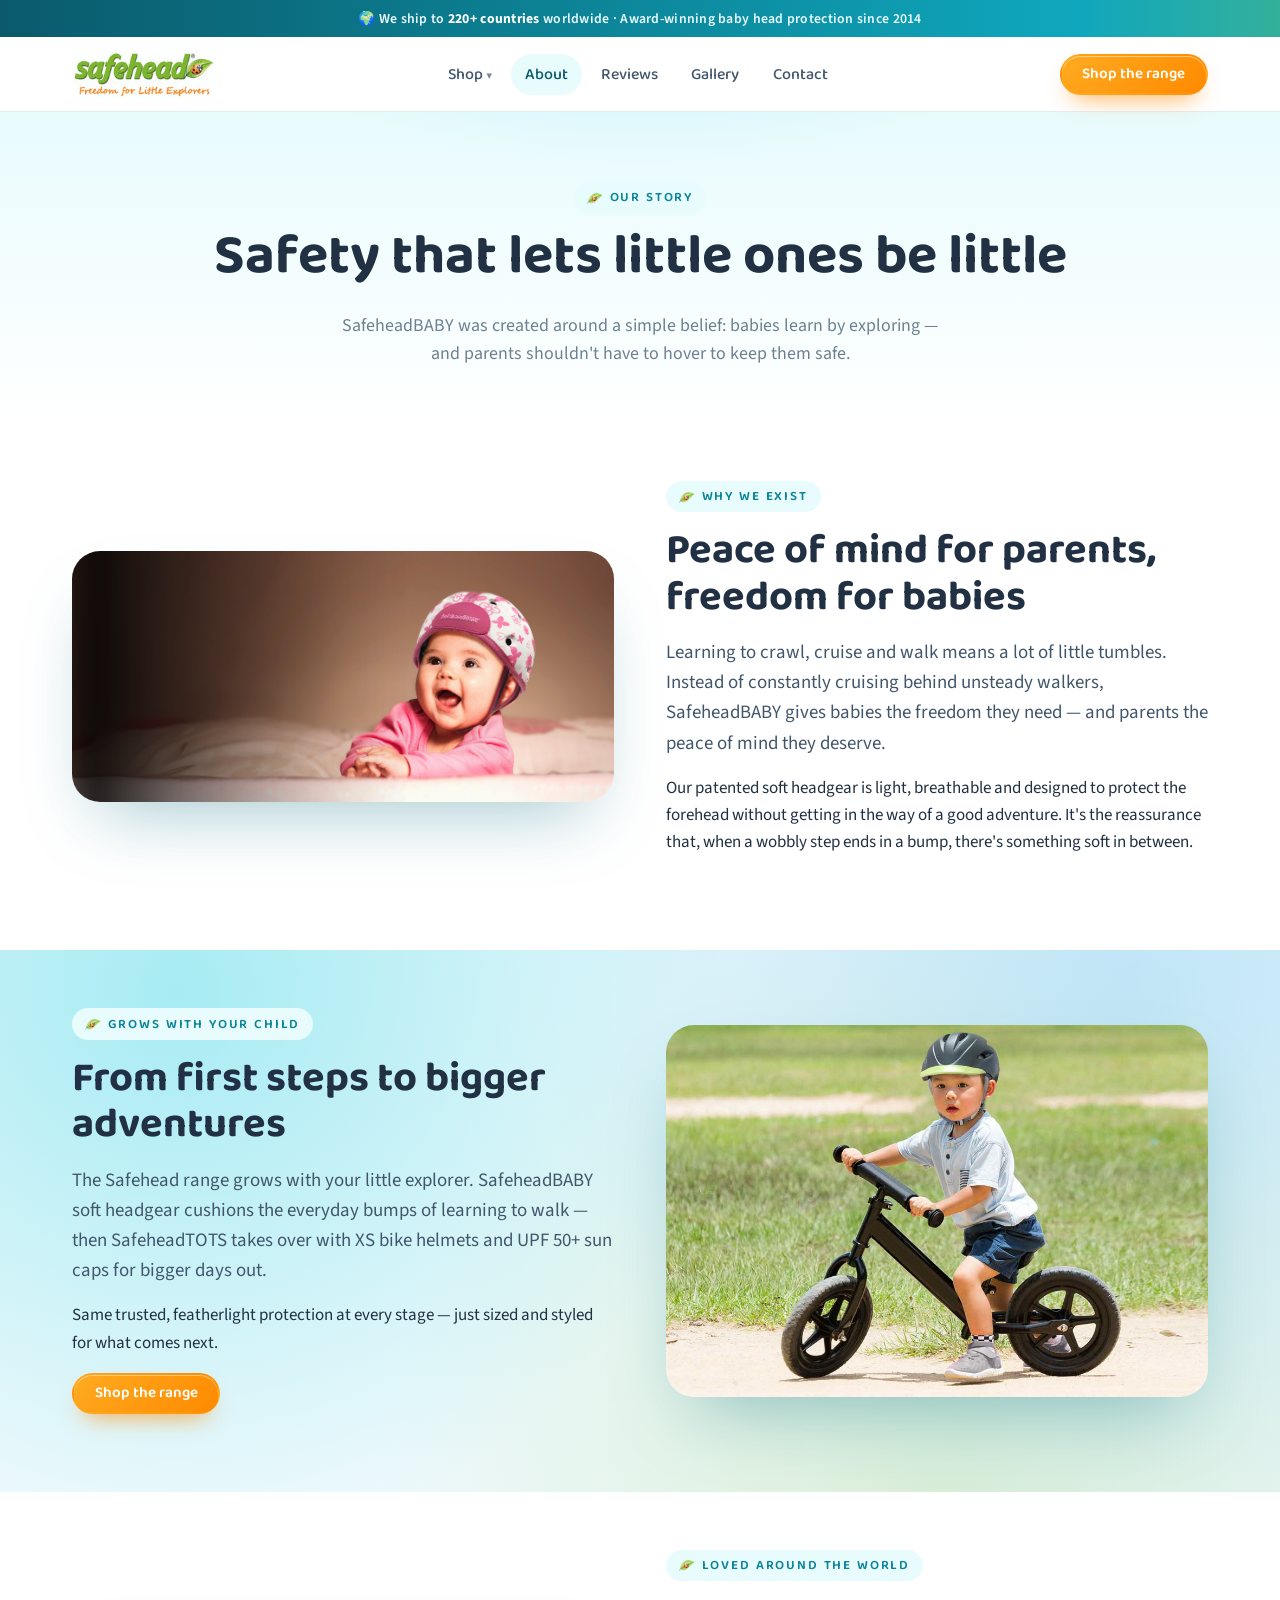
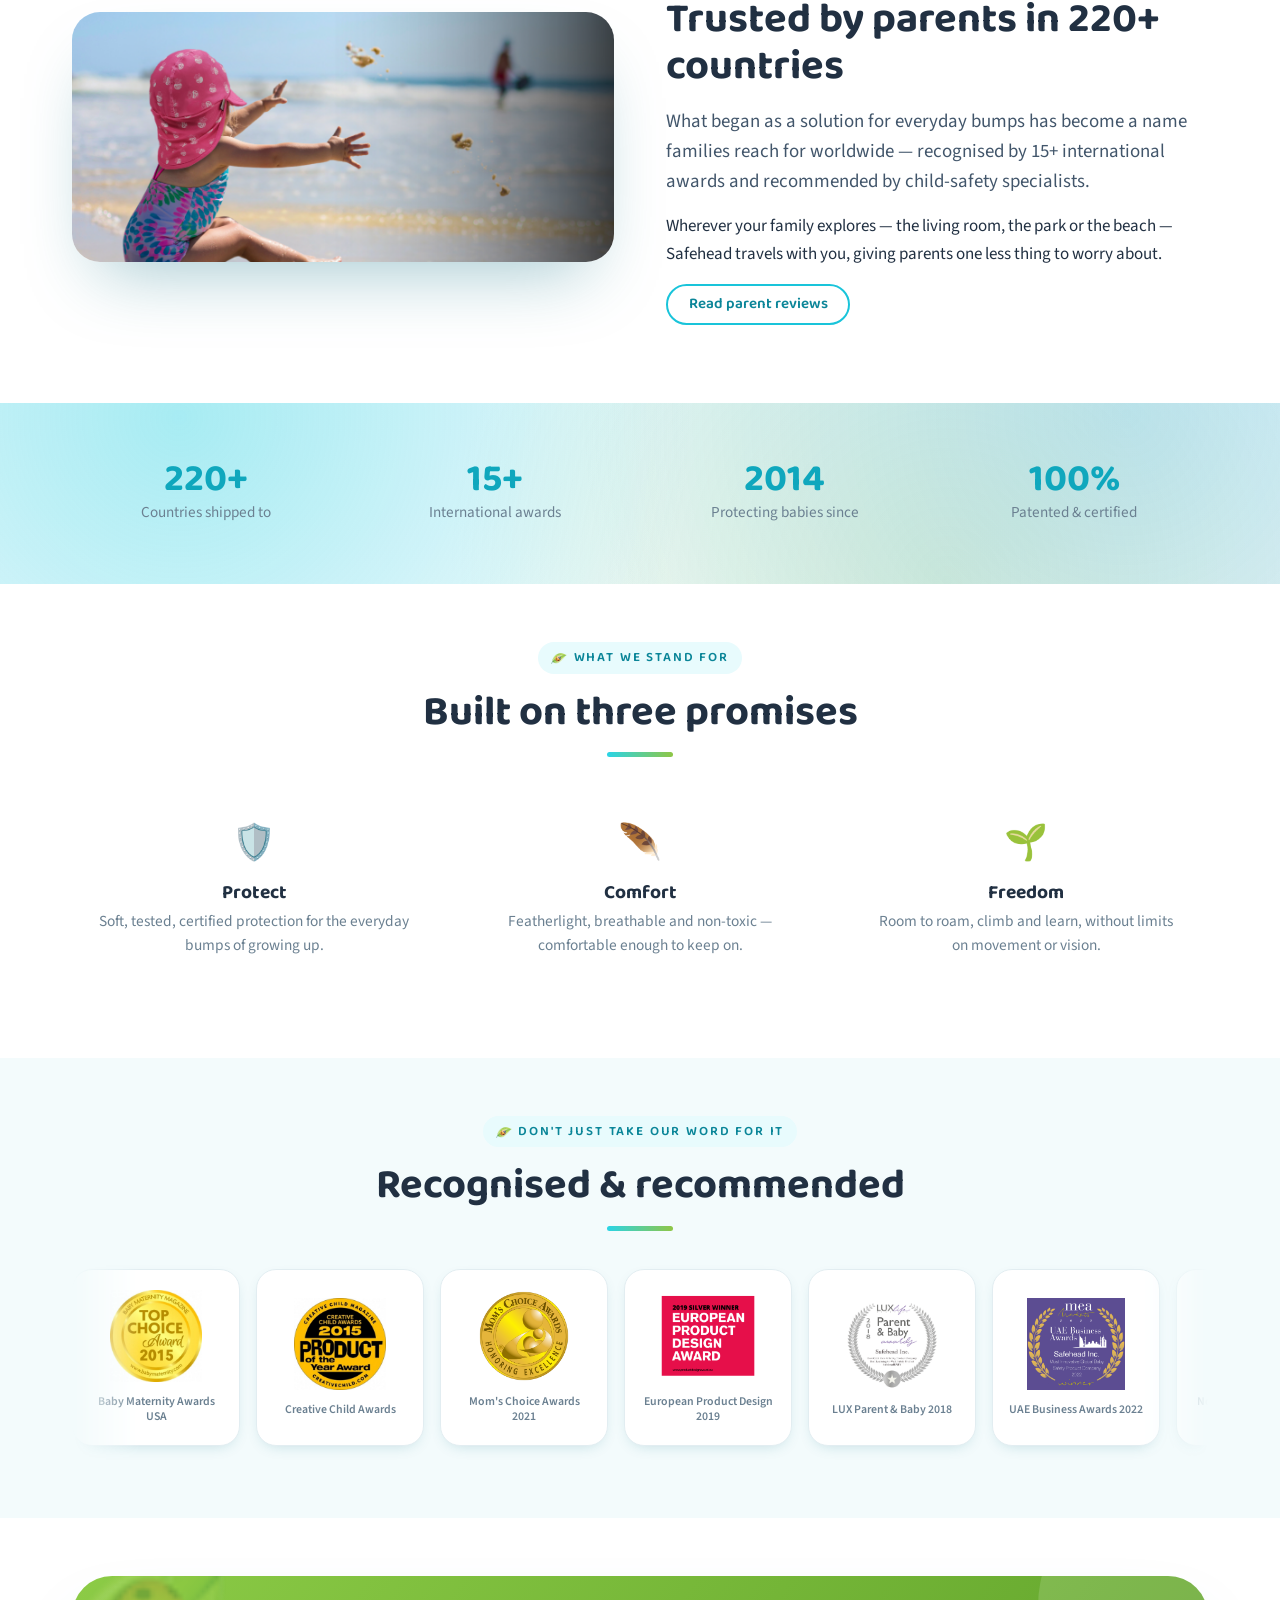
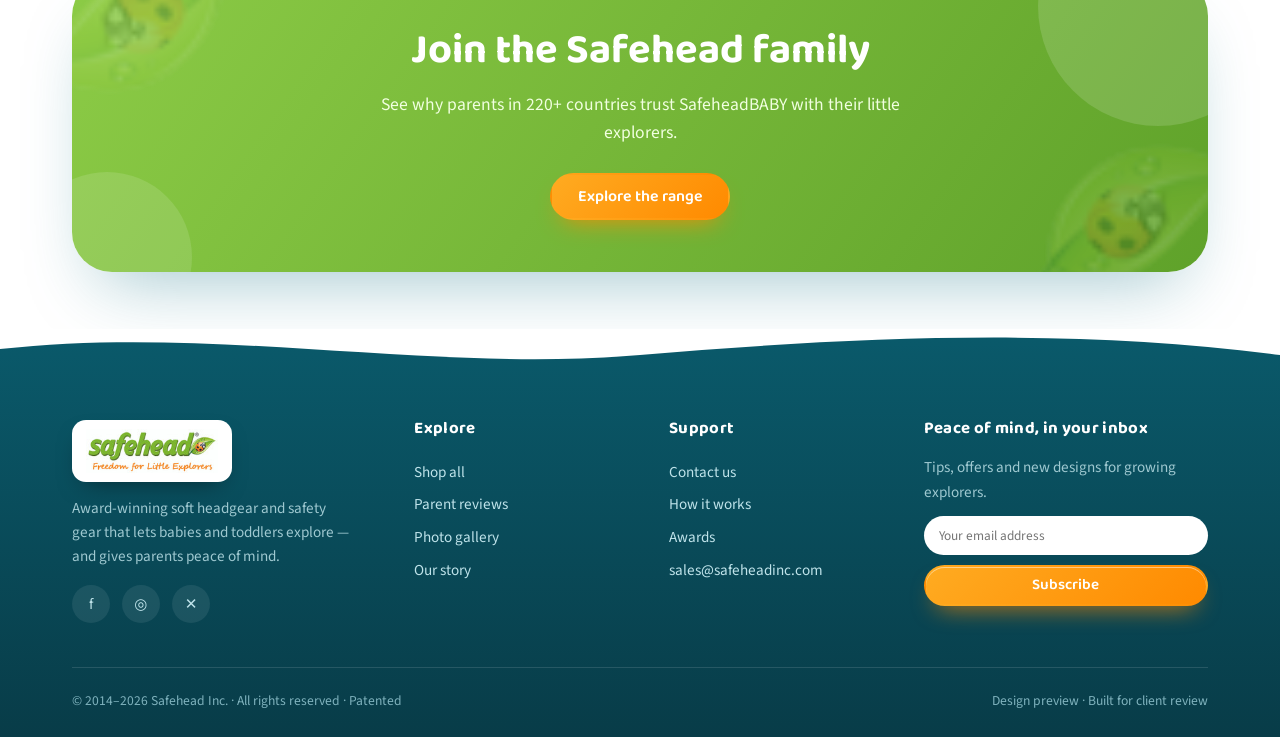
<file: about.html>
<!doctype html>
<html lang="en">
<head>
<meta charset="utf-8">
<meta name="viewport" content="width=device-width, initial-scale=1">
<title>Our Story | SafeheadBABY</title>
<meta name="description" content="The story behind SafeheadBABY — patented soft head protection that gives babies freedom and parents peace of mind.">
<link rel="icon" href="/assets/img/leaf.png">
<link rel="preconnect" href="https://fonts.googleapis.com">
<link rel="preconnect" href="https://fonts.gstatic.com" crossorigin>
<link href="https://fonts.googleapis.com/css2?family=Baloo+2:wght@500;600;700;800&family=Source+Sans+3:ital,wght@0,400;0,600;0,700;1,400&display=swap" rel="stylesheet">
<link rel="stylesheet" href="/assets/css/styles.css?v=39">
</head>
<body>
<div class="announce">🌍 We ship to <strong>220+ countries</strong> worldwide<span class="announce-extra"> · Award-winning baby head protection since 2014</span></div>
<header class="site-header">
  <div class="container nav">
    <a class="brand" href="/index.html"><img src="/assets/img/logo-header.jpg" alt="SafeheadBABY"></a>
    <ul class="nav-links">
        <li class="has-mega"><a href="/collection.html">Shop <span class="caret">▾</span></a>
          <div class="mega"><div class="mega-inner">
            <div class="mega-cards"><a class="mega-card" href="/product.html"><span class="mm-img"><img src="/assets/img/product-headgear.png" alt="Soft Protective Headgear"></span><b>Soft Protective Headgear</b><span class="mm-tag">The Original</span></a><a class="mega-card" href="/product.html"><span class="mm-img"><img src="/assets/img/product-suncap.jpg" alt="JONA UPF 50+ Sun Caps"></span><b>JONA UPF 50+ Sun Caps</b><span class="mm-tag">Sun protection</span></a><a class="mega-card" href="/product.html"><span class="mm-img"><img src="/assets/img/product-bikehelmet.jpg" alt="XS Toddler Bike Helmet"></span><b>XS Toddler Bike Helmet</b><span class="mm-tag">For little riders</span></a></div>
            <a class="mega-feature" href="/collection.html">Explore the full range <span class="arrow">→</span></a>
          </div></div>
        </li>
        <li><a href="/about.html" class="active">About</a></li>
        <li><a href="/reviews.html">Reviews</a></li>
        <li><a href="/gallery.html">Gallery</a></li>
        <li><a href="/contact.html">Contact</a></li>
    </ul>
    <div class="nav-cta">
      <a class="btn btn-primary" href="/collection.html">Shop the range</a>
      <button class="hamburger" aria-label="Menu"><span></span><span></span><span></span></button>
    </div>
  </div>
</header>

<section class="page-hero">
  <div class="container">
    <span class="eyebrow">Our story</span>
    <h1>Safety that lets little ones be little</h1>
    <p>SafeheadBABY was created around a simple belief: babies learn by exploring — and parents shouldn't have to hover to keep them safe.</p>
  </div>
</section>

<section class="pad">
  <div class="container">
    <div class="story-grid">
      <div class="reveal"><img src="/assets/img/hero-1.png" alt="A baby exploring safely in SafeheadBABY headgear"></div>
      <div class="reveal">
        <span class="eyebrow">Why we exist</span>
        <h2>Peace of mind for parents, freedom for babies</h2>
        <p class="lead">Learning to crawl, cruise and walk means a lot of little tumbles. Instead of constantly cruising behind unsteady walkers, SafeheadBABY gives babies the freedom they need — and parents the peace of mind they deserve.</p>
        <p>Our patented soft headgear is light, breathable and designed to protect the forehead without getting in the way of a good adventure. It's the reassurance that, when a wobbly step ends in a bump, there's something soft in between.</p>
      </div>
    </div>
  </div>
</section>

<section class="pad tint">
  <div class="container">
    <div class="story-grid">
      <div class="reveal">
        <span class="eyebrow">Grows with your child</span>
        <h2>From first steps to bigger adventures</h2>
        <p class="lead">The Safehead range grows with your little explorer. SafeheadBABY soft headgear cushions the everyday bumps of learning to walk — then SafeheadTOTS takes over with XS bike helmets and UPF 50+ sun caps for bigger days out.</p>
        <p>Same trusted, featherlight protection at every stage — just sized and styled for what comes next.</p>
        <a class="btn btn-primary" href="/collection.html">Shop the range</a>
      </div>
      <div class="reveal"><img src="/assets/img/life-tots.jpg" alt="A confident toddler wearing SafeheadTOTS protection"></div>
    </div>
  </div>
</section>

<section class="pad">
  <div class="container">
    <div class="story-grid">
      <div class="reveal"><img src="/assets/img/hero-3.png" alt="A little one playing at the beach in a SafeheadBABY sun cap"></div>
      <div class="reveal">
        <span class="eyebrow">Loved around the world</span>
        <h2>Trusted by parents in 220+ countries</h2>
        <p class="lead">What began as a solution for everyday bumps has become a name families reach for worldwide — recognised by 15+ international awards and recommended by child-safety specialists.</p>
        <p>Wherever your family explores — the living room, the park or the beach — Safehead travels with you, giving parents one less thing to worry about.</p>
        <a class="btn btn-ghost" href="/reviews.html">Read parent reviews</a>
      </div>
    </div>
  </div>
</section>

<section class="pad tint">
  <div class="container">
    <div class="stat-row">
      <div class="stat reveal"><b>220+</b><span>Countries shipped to</span></div>
      <div class="stat reveal"><b>15+</b><span>International awards</span></div>
      <div class="stat reveal"><b>2014</b><span>Protecting babies since</span></div>
      <div class="stat reveal"><b>100%</b><span>Patented &amp; certified</span></div>
    </div>
  </div>
</section>

<section class="pad">
  <div class="container">
    <div class="section-head reveal"><span class="eyebrow">What we stand for</span><h2>Built on three promises</h2></div>
    <div class="values">
      <div class="value reveal"><div class="emoji">🛡️</div><h4>Protect</h4><p>Soft, tested, certified protection for the everyday bumps of growing up.</p></div>
      <div class="value reveal"><div class="emoji">🪶</div><h4>Comfort</h4><p>Featherlight, breathable and non-toxic — comfortable enough to keep on.</p></div>
      <div class="value reveal"><div class="emoji">🌱</div><h4>Freedom</h4><p>Room to roam, climb and learn, without limits on movement or vision.</p></div>
    </div>
  </div>
</section>

<section class="pad cream">
  <div class="container">
    <div class="section-head reveal"><span class="eyebrow">Don't just take our word for it</span><h2>Recognised &amp; recommended</h2></div>
    <div class="reveal"><div class="awards-slider">
  <button class="aw-arrow prev" aria-label="Previous awards" type="button">‹</button>
  <div class="awards-track"><div class="aw"><img src="/assets/img/award-baby-maternity.jpg" alt="Baby Maternity Awards USA" loading="lazy"><span>Baby Maternity Awards USA</span></div>
<div class="aw"><img src="/assets/img/award-creative-child.jpg" alt="Creative Child Awards" loading="lazy"><span>Creative Child Awards</span></div>
<div class="aw"><img src="/assets/img/award-moms-choice.png" alt="Mom's Choice Awards 2021" loading="lazy"><span>Mom's Choice Awards 2021</span></div>
<div class="aw"><img src="/assets/img/award-epda.png" alt="European Product Design 2019" loading="lazy"><span>European Product Design 2019</span></div>
<div class="aw"><img src="/assets/img/award-lux.png" alt="LUX Parent & Baby 2018" loading="lazy"><span>LUX Parent & Baby 2018</span></div>
<div class="aw"><img src="/assets/img/award-uae.png" alt="UAE Business Awards 2022" loading="lazy"><span>UAE Business Awards 2022</span></div>
<div class="aw"><img src="/assets/img/award-nab-1.png" alt="North American Business 2020" loading="lazy"><span>North American Business 2020</span></div>
<div class="aw"><img src="/assets/img/award-mr-dad.jpg" alt="Mr Dad Seal of Approval" loading="lazy"><span>Mr Dad Seal of Approval</span></div>
<div class="aw"><img src="/assets/img/award-right-start.jpg" alt="Right Start Baby Essentials" loading="lazy"><span>Right Start Baby Essentials</span></div>
<div class="aw"><img src="/assets/img/award-loved-by-parents.jpg" alt="Loved By Parents" loading="lazy"><span>Loved By Parents</span></div>
<div class="aw"><img src="/assets/img/award-bizziebaby.jpg" alt="Bizziebaby Silver Award" loading="lazy"><span>Bizziebaby Silver Award</span></div>
<div class="aw"><img src="/assets/img/award-practical-preschool.jpg" alt="Practical Preschool Awards" loading="lazy"><span>Practical Preschool Awards</span></div>
<div class="aw"><img src="/assets/img/award-mumii-consumer.jpg" alt="Mumii Consumer Choice" loading="lazy"><span>Mumii Consumer Choice</span></div>
<div class="aw"><img src="/assets/img/award-mumii-uk.jpg" alt="Mumii Awards UK" loading="lazy"><span>Mumii Awards UK</span></div></div>
  <button class="aw-arrow next" aria-label="More awards" type="button">›</button>
</div></div>
  </div>
</section>

<section class="pad">
  <div class="container"><div class="cta-band reveal">
    <img class="leaf-bg" src="/assets/img/leaf.png" alt=""><img class="leaf-bg l2" src="/assets/img/leaf.png" alt="">
    <h2>Join the Safehead family</h2>
    <p>See why parents in 220+ countries trust SafeheadBABY with their little explorers.</p>
    <a class="btn btn-white btn-lg" href="/index.html#products">Explore the range</a>
  </div></div>
</section>
<footer class="site-footer">
  <div class="container">
    <div class="footer-grid">
      <div class="footer-brand">
        <img src="/assets/img/logo-header.jpg" alt="SafeheadBABY">
        <p>Award-winning soft headgear and safety gear that lets babies and toddlers explore — and gives parents peace of mind.</p>
        <div class="socials">
          <a href="https://www.facebook.com/safeheadinc" aria-label="Facebook" target="_blank" rel="noopener">f</a>
          <a href="https://www.instagram.com/safeheadinc/" aria-label="Instagram" target="_blank" rel="noopener">◎</a>
          <a href="https://twitter.com/SafeheadInc" aria-label="Twitter" target="_blank" rel="noopener">✕</a>
        </div>
      </div>
      <div>
        <h4>Explore</h4>
        <a href="/collection.html">Shop all</a>
        <a href="/reviews.html">Parent reviews</a>
        <a href="/gallery.html">Photo gallery</a>
        <a href="/about.html">Our story</a>
      </div>
      <div>
        <h4>Support</h4>
        <a href="/contact.html">Contact us</a>
        <a href="/index.html#how">How it works</a>
        <a href="/index.html#awards">Awards</a>
        <a href="mailto:sales@safeheadinc.com">sales@safeheadinc.com</a>
      </div>
      <div class="foot-news">
        <h4>Peace of mind, in your inbox</h4>
        <p style="color:#9aa886;margin-bottom:12px">Tips, offers and new designs for growing explorers.</p>
        <form data-demo>
          <input type="email" placeholder="Your email address" required>
          <button class="btn btn-primary" style="width:100%" type="submit">Subscribe</button>
          <p class="form-note" style="display:none;color:var(--green);margin-top:8px;font-size:.85rem">Thanks! (Demo form — not connected.)</p>
        </form>
      </div>
    </div>
    <div class="foot-bottom">
      <span>© 2014–2026 Safehead Inc. · All rights reserved · Patented</span>
      <span>Design preview · Built for client review</span>
    </div>
  </div>
</footer>
<div class="promo-pop" id="promoPop" aria-hidden="true">
  <div class="promo-card">
    <button class="promo-close" type="button" aria-label="Close">×</button>
    <div class="promo-pic"><img src="/assets/img/hero-1.png" alt="Happy baby wearing a SafeheadBABY helmet"></div>
    <div class="promo-body">
      <span class="promo-badge">🎁 10% OFF your first order</span>
    <h3>Welcome, lovely parent!</h3>
    <p>Join our list for <b>10% off</b> your first Safehead — plus safety tips &amp; new prints.</p>
    <form data-demo class="promo-form">
      <input type="email" placeholder="Your email address" required>
      <button class="btn btn-primary" type="submit">Get my 10% off</button>
      <p class="form-note" style="display:none;color:var(--green-700);font-size:.85rem;margin:0">Thanks! Check your inbox 💛 (Demo — not connected.)</p>
    </form>
      <button class="promo-dismiss" type="button">No thanks, maybe later</button>
    </div>
  </div>
</div>
<div class="mobile-cta">
  <a class="btn btn-primary" href="/collection.html">Shop the range</a>
  <a class="btn btn-ghost" href="/reviews.html">★ Reviews</a>
</div>
<script src="/assets/js/main.js?v=39"></script>
</body>
</html>
</file>
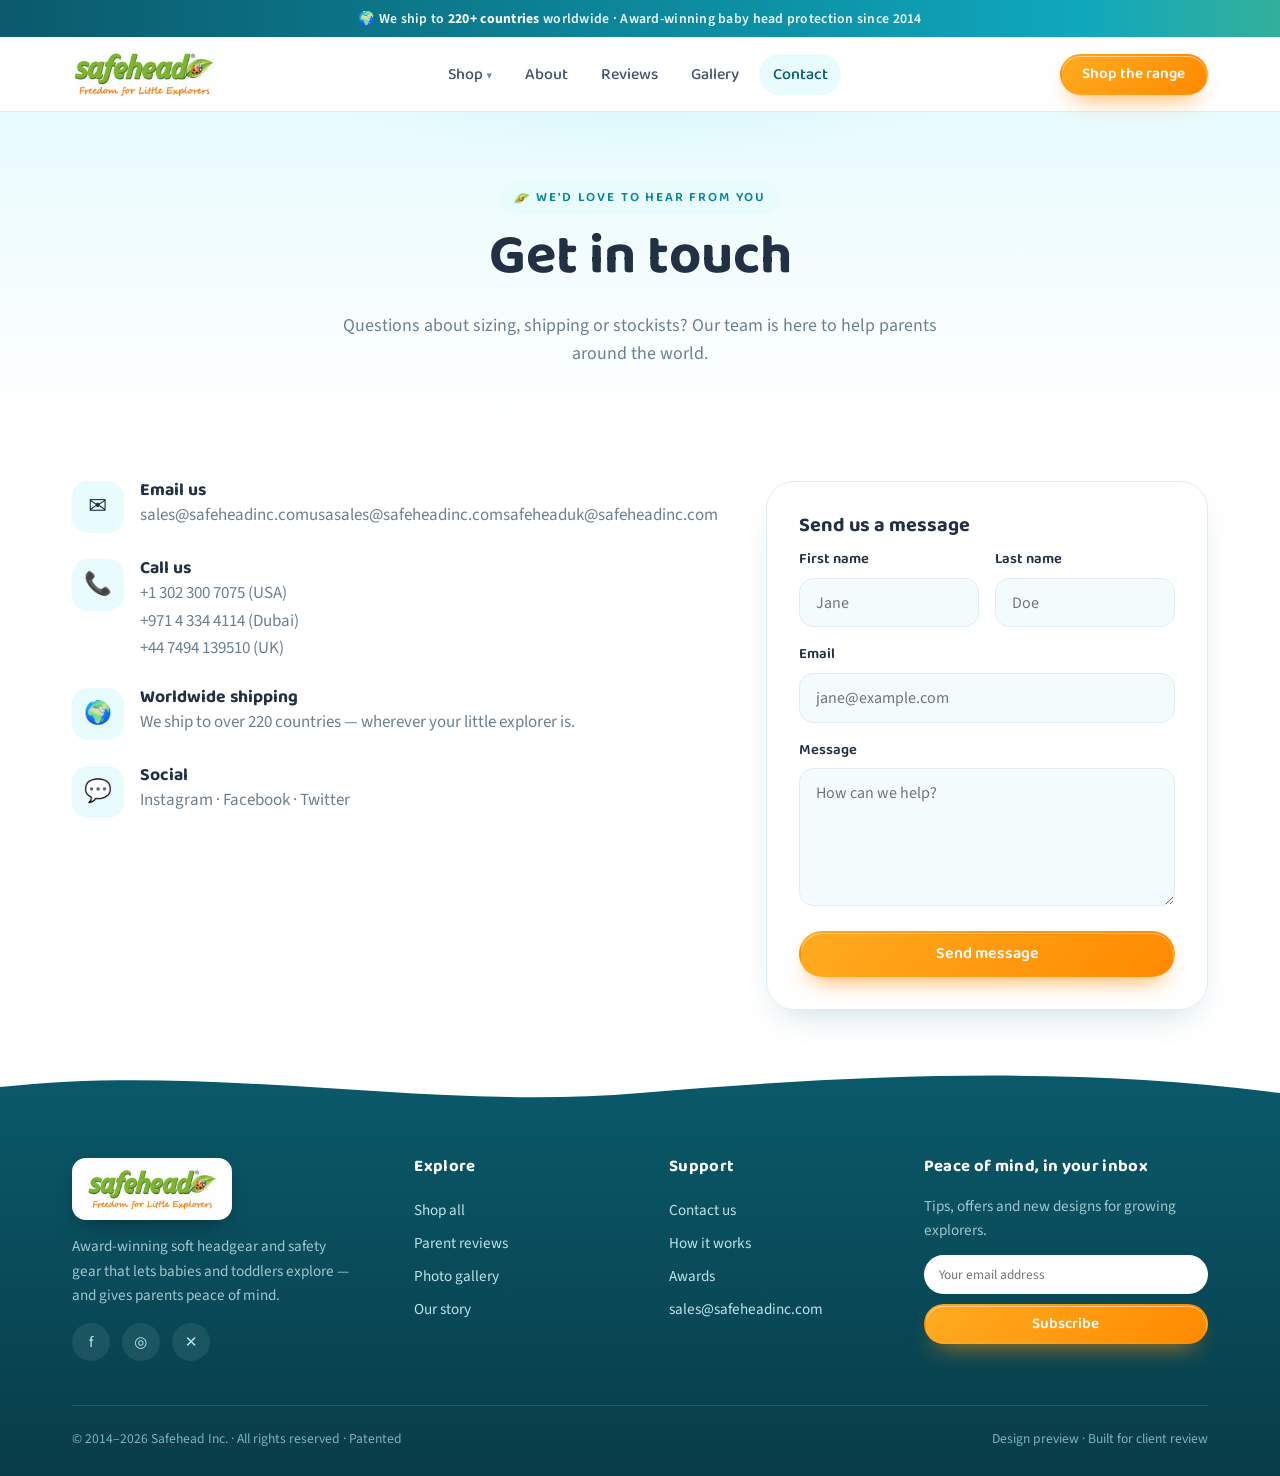
<file: contact.html>
<!doctype html>
<html lang="en">
<head>
<meta charset="utf-8">
<meta name="viewport" content="width=device-width, initial-scale=1">
<title>Contact Us | SafeheadBABY</title>
<meta name="description" content="Get in touch with the SafeheadBABY team — sizing, shipping and stockist enquiries welcome from parents worldwide.">
<link rel="icon" href="/assets/img/leaf.png">
<link rel="preconnect" href="https://fonts.googleapis.com">
<link rel="preconnect" href="https://fonts.gstatic.com" crossorigin>
<link href="https://fonts.googleapis.com/css2?family=Baloo+2:wght@500;600;700;800&family=Source+Sans+3:ital,wght@0,400;0,600;0,700;1,400&display=swap" rel="stylesheet">
<link rel="stylesheet" href="/assets/css/styles.css?v=39">
</head>
<body>
<div class="announce">🌍 We ship to <strong>220+ countries</strong> worldwide<span class="announce-extra"> · Award-winning baby head protection since 2014</span></div>
<header class="site-header">
  <div class="container nav">
    <a class="brand" href="/index.html"><img src="/assets/img/logo-header.jpg" alt="SafeheadBABY"></a>
    <ul class="nav-links">
        <li class="has-mega"><a href="/collection.html">Shop <span class="caret">▾</span></a>
          <div class="mega"><div class="mega-inner">
            <div class="mega-cards"><a class="mega-card" href="/product.html"><span class="mm-img"><img src="/assets/img/product-headgear.png" alt="Soft Protective Headgear"></span><b>Soft Protective Headgear</b><span class="mm-tag">The Original</span></a><a class="mega-card" href="/product.html"><span class="mm-img"><img src="/assets/img/product-suncap.jpg" alt="JONA UPF 50+ Sun Caps"></span><b>JONA UPF 50+ Sun Caps</b><span class="mm-tag">Sun protection</span></a><a class="mega-card" href="/product.html"><span class="mm-img"><img src="/assets/img/product-bikehelmet.jpg" alt="XS Toddler Bike Helmet"></span><b>XS Toddler Bike Helmet</b><span class="mm-tag">For little riders</span></a></div>
            <a class="mega-feature" href="/collection.html">Explore the full range <span class="arrow">→</span></a>
          </div></div>
        </li>
        <li><a href="/about.html">About</a></li>
        <li><a href="/reviews.html">Reviews</a></li>
        <li><a href="/gallery.html">Gallery</a></li>
        <li><a href="/contact.html" class="active">Contact</a></li>
    </ul>
    <div class="nav-cta">
      <a class="btn btn-primary" href="/collection.html">Shop the range</a>
      <button class="hamburger" aria-label="Menu"><span></span><span></span><span></span></button>
    </div>
  </div>
</header>

<section class="page-hero">
  <div class="container">
    <span class="eyebrow">We'd love to hear from you</span>
    <h1>Get in touch</h1>
    <p>Questions about sizing, shipping or stockists? Our team is here to help parents around the world.</p>
  </div>
</section>

<section class="pad">
  <div class="container">
    <div class="contact-grid">
      <div class="contact-info reveal">
        <div class="ci"><div class="ic">✉️</div><div><h4>Email us</h4><p><a href="mailto:sales@safeheadinc.com">sales@safeheadinc.com</a><a href="mailto:usasales@safeheadinc.com">usasales@safeheadinc.com</a><a href="mailto:safeheaduk@safeheadinc.com">safeheaduk@safeheadinc.com</a></p></div></div>
        <div class="ci"><div class="ic">📞</div><div><h4>Call us</h4><p>+1 302 300 7075 (USA)<br>+971 4 334 4114 (Dubai)<br>+44 7494 139510 (UK)</p></div></div>
        <div class="ci"><div class="ic">🌍</div><div><h4>Worldwide shipping</h4><p>We ship to over 220 countries — wherever your little explorer is.</p></div></div>
        <div class="ci"><div class="ic">💬</div><div><h4>Social</h4><p><a href="https://www.instagram.com/safeheadinc/" target="_blank" rel="noopener">Instagram</a> · <a href="https://www.facebook.com/safeheadinc" target="_blank" rel="noopener">Facebook</a> · <a href="https://twitter.com/SafeheadInc" target="_blank" rel="noopener">Twitter</a></p></div></div>
      </div>
      <div class="form-card reveal">
        <h3 style="margin-bottom:.6em">Send us a message</h3>
        <form data-demo>
          <div class="form-row">
            <div class="field"><label>First name</label><input type="text" placeholder="Jane" required></div>
            <div class="field"><label>Last name</label><input type="text" placeholder="Doe" required></div>
          </div>
          <div class="field"><label>Email</label><input type="email" placeholder="jane@example.com" required></div>
          <div class="field"><label>Message</label><textarea rows="5" placeholder="How can we help?" required></textarea></div>
          <button class="btn btn-primary btn-lg" type="submit" style="width:100%">Send message</button>
          <p class="form-note" style="display:none;color:var(--green-700);margin-top:12px">Thanks! This is a design preview — the form isn't connected yet.</p>
        </form>
      </div>
    </div>
  </div>
</section>
<footer class="site-footer">
  <div class="container">
    <div class="footer-grid">
      <div class="footer-brand">
        <img src="/assets/img/logo-header.jpg" alt="SafeheadBABY">
        <p>Award-winning soft headgear and safety gear that lets babies and toddlers explore — and gives parents peace of mind.</p>
        <div class="socials">
          <a href="https://www.facebook.com/safeheadinc" aria-label="Facebook" target="_blank" rel="noopener">f</a>
          <a href="https://www.instagram.com/safeheadinc/" aria-label="Instagram" target="_blank" rel="noopener">◎</a>
          <a href="https://twitter.com/SafeheadInc" aria-label="Twitter" target="_blank" rel="noopener">✕</a>
        </div>
      </div>
      <div>
        <h4>Explore</h4>
        <a href="/collection.html">Shop all</a>
        <a href="/reviews.html">Parent reviews</a>
        <a href="/gallery.html">Photo gallery</a>
        <a href="/about.html">Our story</a>
      </div>
      <div>
        <h4>Support</h4>
        <a href="/contact.html">Contact us</a>
        <a href="/index.html#how">How it works</a>
        <a href="/index.html#awards">Awards</a>
        <a href="mailto:sales@safeheadinc.com">sales@safeheadinc.com</a>
      </div>
      <div class="foot-news">
        <h4>Peace of mind, in your inbox</h4>
        <p style="color:#9aa886;margin-bottom:12px">Tips, offers and new designs for growing explorers.</p>
        <form data-demo>
          <input type="email" placeholder="Your email address" required>
          <button class="btn btn-primary" style="width:100%" type="submit">Subscribe</button>
          <p class="form-note" style="display:none;color:var(--green);margin-top:8px;font-size:.85rem">Thanks! (Demo form — not connected.)</p>
        </form>
      </div>
    </div>
    <div class="foot-bottom">
      <span>© 2014–2026 Safehead Inc. · All rights reserved · Patented</span>
      <span>Design preview · Built for client review</span>
    </div>
  </div>
</footer>
<div class="promo-pop" id="promoPop" aria-hidden="true">
  <div class="promo-card">
    <button class="promo-close" type="button" aria-label="Close">×</button>
    <div class="promo-pic"><img src="/assets/img/hero-1.png" alt="Happy baby wearing a SafeheadBABY helmet"></div>
    <div class="promo-body">
      <span class="promo-badge">🎁 10% OFF your first order</span>
    <h3>Welcome, lovely parent!</h3>
    <p>Join our list for <b>10% off</b> your first Safehead — plus safety tips &amp; new prints.</p>
    <form data-demo class="promo-form">
      <input type="email" placeholder="Your email address" required>
      <button class="btn btn-primary" type="submit">Get my 10% off</button>
      <p class="form-note" style="display:none;color:var(--green-700);font-size:.85rem;margin:0">Thanks! Check your inbox 💛 (Demo — not connected.)</p>
    </form>
      <button class="promo-dismiss" type="button">No thanks, maybe later</button>
    </div>
  </div>
</div>
<div class="mobile-cta">
  <a class="btn btn-primary" href="/collection.html">Shop the range</a>
  <a class="btn btn-ghost" href="/reviews.html">★ Reviews</a>
</div>
<script src="/assets/js/main.js?v=39"></script>
</body>
</html>
</file>
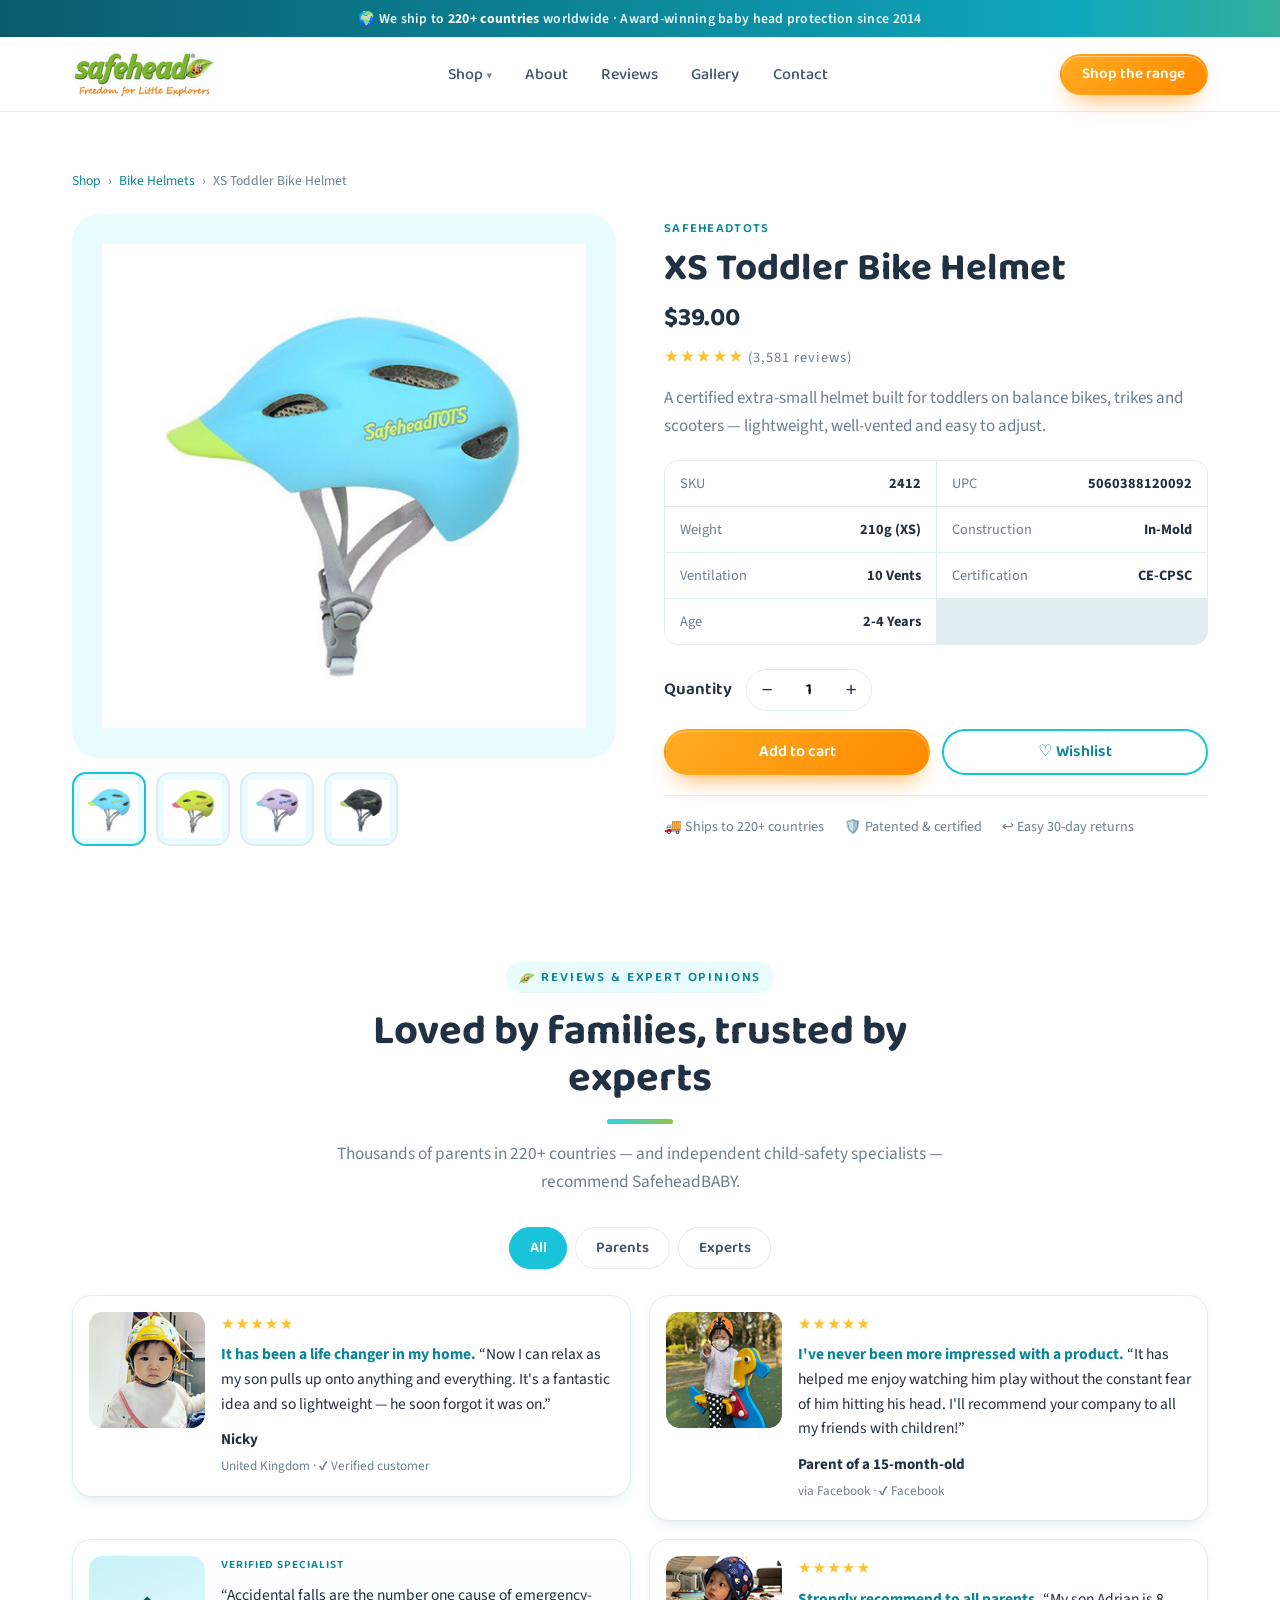
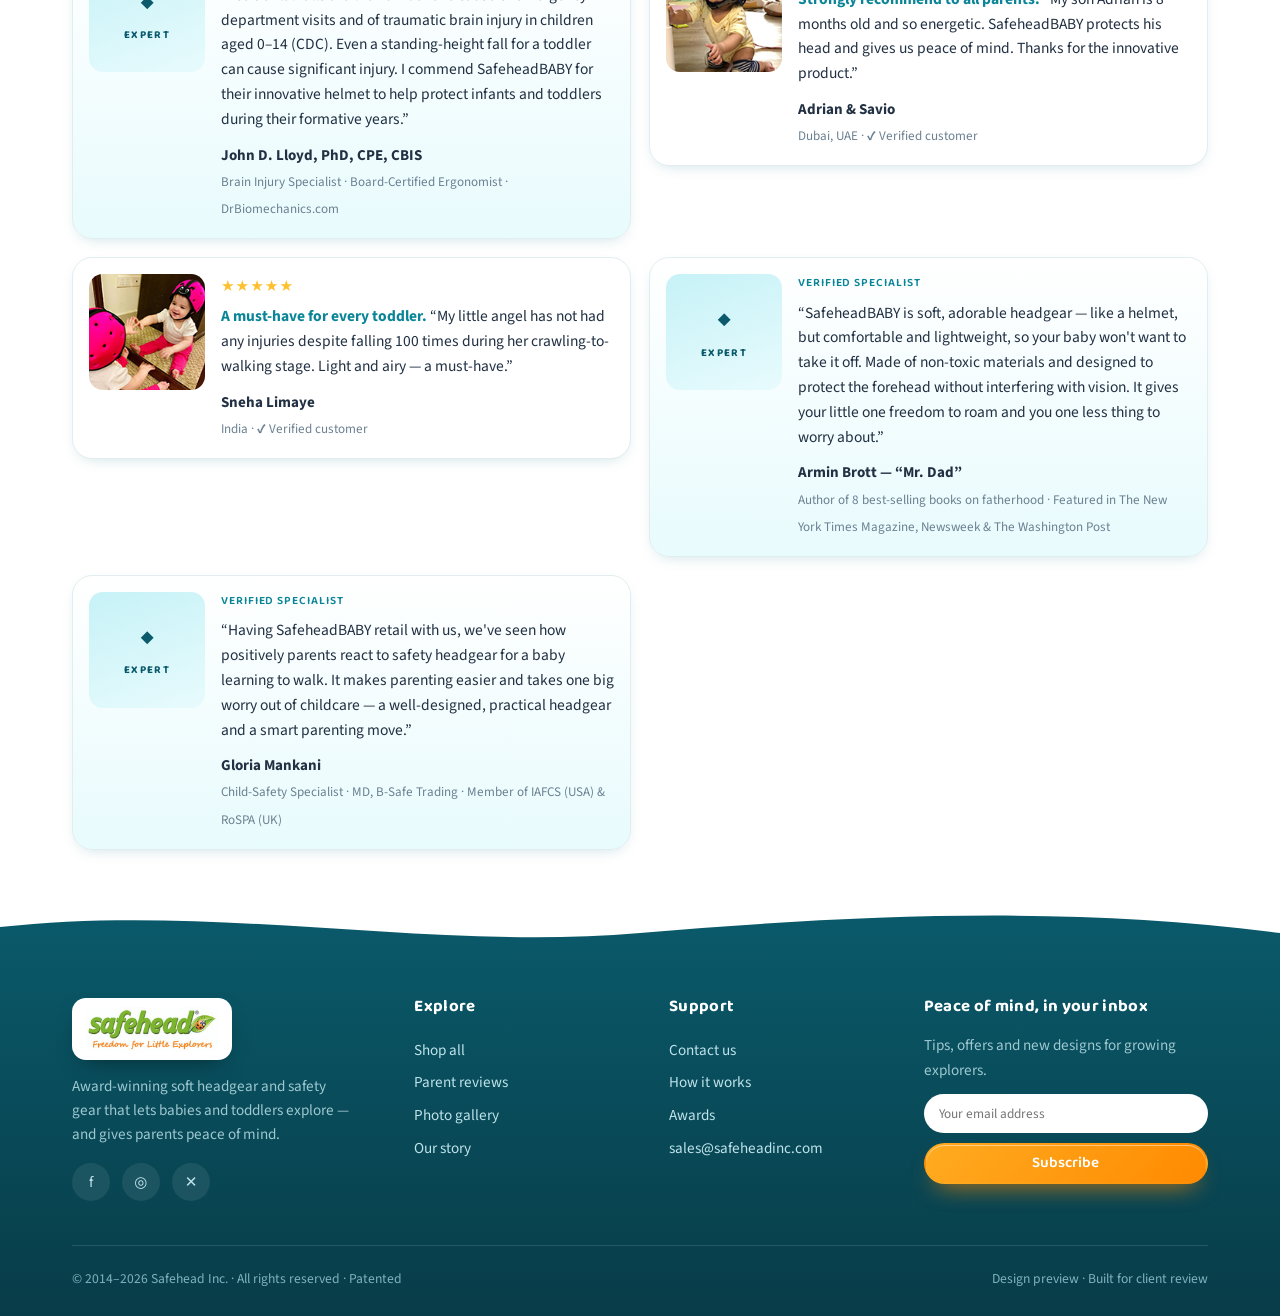
<file: product.html>
<!doctype html>
<html lang="en">
<head>
<meta charset="utf-8">
<meta name="viewport" content="width=device-width, initial-scale=1">
<title>XS Toddler Bike Helmet | SafeheadBABY</title>
<meta name="description" content="The certified XS toddler bike helmet from SafeheadTOTS — lightweight, vented and built for balance bikes and scooters.">
<link rel="icon" href="/assets/img/leaf.png">
<link rel="preconnect" href="https://fonts.googleapis.com">
<link rel="preconnect" href="https://fonts.gstatic.com" crossorigin>
<link href="https://fonts.googleapis.com/css2?family=Baloo+2:wght@500;600;700;800&family=Source+Sans+3:ital,wght@0,400;0,600;0,700;1,400&display=swap" rel="stylesheet">
<link rel="stylesheet" href="/assets/css/styles.css?v=39">
</head>
<body>
<div class="announce">🌍 We ship to <strong>220+ countries</strong> worldwide<span class="announce-extra"> · Award-winning baby head protection since 2014</span></div>
<header class="site-header">
  <div class="container nav">
    <a class="brand" href="/index.html"><img src="/assets/img/logo-header.jpg" alt="SafeheadBABY"></a>
    <ul class="nav-links">
        <li class="has-mega"><a href="/collection.html">Shop <span class="caret">▾</span></a>
          <div class="mega"><div class="mega-inner">
            <div class="mega-cards"><a class="mega-card" href="/product.html"><span class="mm-img"><img src="/assets/img/product-headgear.png" alt="Soft Protective Headgear"></span><b>Soft Protective Headgear</b><span class="mm-tag">The Original</span></a><a class="mega-card" href="/product.html"><span class="mm-img"><img src="/assets/img/product-suncap.jpg" alt="JONA UPF 50+ Sun Caps"></span><b>JONA UPF 50+ Sun Caps</b><span class="mm-tag">Sun protection</span></a><a class="mega-card" href="/product.html"><span class="mm-img"><img src="/assets/img/product-bikehelmet.jpg" alt="XS Toddler Bike Helmet"></span><b>XS Toddler Bike Helmet</b><span class="mm-tag">For little riders</span></a></div>
            <a class="mega-feature" href="/collection.html">Explore the full range <span class="arrow">→</span></a>
          </div></div>
        </li>
        <li><a href="/about.html">About</a></li>
        <li><a href="/reviews.html">Reviews</a></li>
        <li><a href="/gallery.html">Gallery</a></li>
        <li><a href="/contact.html">Contact</a></li>
    </ul>
    <div class="nav-cta">
      <a class="btn btn-primary" href="/collection.html">Shop the range</a>
      <button class="hamburger" aria-label="Menu"><span></span><span></span><span></span></button>
    </div>
  </div>
</header>

<section class="pad">
  <div class="container">
    <nav class="pv-crumbs"><a href="/collection.html">Shop</a> <span>›</span> <a href="/collection.html">Bike Helmets</a> <span>›</span> XS Toddler Bike Helmet</nav>
    <div class="pv-grid">
      <div class="pv-media reveal">
        <div class="pv-main"><img id="pvMain" src="/assets/img/shop/shop-06.jpg" alt="XS Toddler Bike Helmet"></div>
        <div class="pv-thumbs"><button class="pv-thumb active" data-img="/assets/img/shop/shop-06.jpg" type="button"><img src="/assets/img/shop/shop-06.jpg" alt="View 1"></button><button class="pv-thumb" data-img="/assets/img/shop/shop-19.jpg" type="button"><img src="/assets/img/shop/shop-19.jpg" alt="View 2"></button><button class="pv-thumb" data-img="/assets/img/shop/shop-20.jpg" type="button"><img src="/assets/img/shop/shop-20.jpg" alt="View 3"></button><button class="pv-thumb" data-img="/assets/img/shop/shop-21.jpg" type="button"><img src="/assets/img/shop/shop-21.jpg" alt="View 4"></button></div>
      </div>
      <div class="pv-info reveal">
        <span class="pv-brand">SafeheadTOTS</span>
        <h1>XS Toddler Bike Helmet</h1>
        <div class="pv-price">$39.00</div>
        <div class="stars pv-rate">★★★★★ <span>(3,581 reviews)</span></div>
        <p class="pv-lead">A certified extra-small helmet built for toddlers on balance bikes, trikes and scooters — lightweight, well-vented and easy to adjust.</p>
        <div class="pv-specs"><div class="pv-spec"><span>SKU</span><b>2412</b></div><div class="pv-spec"><span>UPC</span><b>5060388120092</b></div><div class="pv-spec"><span>Weight</span><b>210g (XS)</b></div><div class="pv-spec"><span>Construction</span><b>In-Mold</b></div><div class="pv-spec"><span>Ventilation</span><b>10 Vents</b></div><div class="pv-spec"><span>Certification</span><b>CE-CPSC</b></div><div class="pv-spec"><span>Age</span><b>2-4 Years</b></div></div>
        <div class="pv-qty"><span>Quantity</span><div class="qty"><button class="qty-btn" data-d="-1" type="button">−</button><input id="pvQty" type="text" value="1" readonly><button class="qty-btn" data-d="1" type="button">+</button></div></div>
        <div class="pv-cta">
          <button class="btn btn-primary btn-lg pv-cart" type="button">Add to cart</button>
          <button class="btn btn-ghost btn-lg pv-wish" type="button">♡ Wishlist</button>
        </div>
        <p class="pv-note">Added to cart! (Design preview — checkout isn't connected.)</p>
        <div class="pv-trust"><span>🚚 Ships to 220+ countries</span><span>🛡️ Patented &amp; certified</span><span>↩️ Easy 30-day returns</span></div>
      </div>
    </div>
  </div>
</section>
<section class="pad" id="reviews">
  <div class="container">
    <div class="section-head reveal">
      <span class="eyebrow">Reviews &amp; expert opinions</span>
      <h2>Loved by families, trusted by experts</h2>
      <p>Thousands of parents in 220+ countries — and independent child-safety specialists — recommend SafeheadBABY.</p>
    </div>
    <div class="rv-tabs reveal">
      <button class="rv-tab active" data-filter="all" type="button">All</button>
      <button class="rv-tab" data-filter="parents" type="button">Parents</button>
      <button class="rv-tab" data-filter="experts" type="button">Experts</button>
    </div>
    <div class="rv-grid"><article class="rv-card reveal" data-cat="parents">
  <div class="rv-pic"><img src="/assets/img/gallery/gal-01.jpg" alt="A SafeheadBaby little one" loading="lazy"></div>
  <div class="rv-body">
    <div class="stars">★★★★★</div>
    <p class="rv-quote"><b>It has been a life changer in my home.</b> “Now I can relax as my son pulls up onto anything and everything. It's a fantastic idea and so lightweight — he soon forgot it was on.”</p>
    <div class="rv-who"><b>Nicky</b><span>United Kingdom · ✔ Verified customer</span></div>
  </div>
</article><article class="rv-card reveal" data-cat="parents">
  <div class="rv-pic"><img src="/assets/img/gallery/gal-02.jpg" alt="A SafeheadBaby little one" loading="lazy"></div>
  <div class="rv-body">
    <div class="stars">★★★★★</div>
    <p class="rv-quote"><b>I've never been more impressed with a product.</b> “It has helped me enjoy watching him play without the constant fear of him hitting his head. I'll recommend your company to all my friends with children!”</p>
    <div class="rv-who"><b>Parent of a 15-month-old</b><span>via Facebook · ✔ Facebook</span></div>
  </div>
</article><article class="rv-card rv-expert reveal" data-cat="experts">
  <div class="rv-pic rv-expbadge"><span class="rv-exi">◆</span><span>EXPERT</span></div>
  <div class="rv-body">
    <div class="rv-extag">Verified specialist</div>
    <p class="rv-quote">“Accidental falls are the number one cause of emergency-department visits and of traumatic brain injury in children aged 0–14 (CDC). Even a standing-height fall for a toddler can cause significant injury. I commend SafeheadBABY for their innovative helmet to help protect infants and toddlers during their formative years.”</p>
    <div class="rv-who"><b>John D. Lloyd, PhD, CPE, CBIS</b><span>Brain Injury Specialist · Board-Certified Ergonomist · DrBiomechanics.com</span></div>
  </div>
</article><article class="rv-card reveal" data-cat="parents">
  <div class="rv-pic"><img src="/assets/img/gallery/gal-03.jpg" alt="A SafeheadBaby little one" loading="lazy"></div>
  <div class="rv-body">
    <div class="stars">★★★★★</div>
    <p class="rv-quote"><b>Strongly recommend to all parents.</b> “My son Adrian is 8 months old and so energetic. SafeheadBABY protects his head and gives us peace of mind. Thanks for the innovative product.”</p>
    <div class="rv-who"><b>Adrian & Savio</b><span>Dubai, UAE · ✔ Verified customer</span></div>
  </div>
</article><article class="rv-card reveal" data-cat="parents">
  <div class="rv-pic"><img src="/assets/img/gallery/gal-04.jpg" alt="A SafeheadBaby little one" loading="lazy"></div>
  <div class="rv-body">
    <div class="stars">★★★★★</div>
    <p class="rv-quote"><b>A must-have for every toddler.</b> “My little angel has not had any injuries despite falling 100 times during her crawling-to-walking stage. Light and airy — a must-have.”</p>
    <div class="rv-who"><b>Sneha Limaye</b><span>India · ✔ Verified customer</span></div>
  </div>
</article><article class="rv-card rv-expert reveal" data-cat="experts">
  <div class="rv-pic rv-expbadge"><span class="rv-exi">◆</span><span>EXPERT</span></div>
  <div class="rv-body">
    <div class="rv-extag">Verified specialist</div>
    <p class="rv-quote">“SafeheadBABY is soft, adorable headgear — like a helmet, but comfortable and lightweight, so your baby won't want to take it off. Made of non-toxic materials and designed to protect the forehead without interfering with vision. It gives your little one freedom to roam and you one less thing to worry about.”</p>
    <div class="rv-who"><b>Armin Brott — “Mr. Dad”</b><span>Author of 8 best-selling books on fatherhood · Featured in The New York Times Magazine, Newsweek & The Washington Post</span></div>
  </div>
</article><article class="rv-card rv-expert reveal" data-cat="experts">
  <div class="rv-pic rv-expbadge"><span class="rv-exi">◆</span><span>EXPERT</span></div>
  <div class="rv-body">
    <div class="rv-extag">Verified specialist</div>
    <p class="rv-quote">“Having SafeheadBABY retail with us, we've seen how positively parents react to safety headgear for a baby learning to walk. It makes parenting easier and takes one big worry out of childcare — a well-designed, practical headgear and a smart parenting move.”</p>
    <div class="rv-who"><b>Gloria Mankani</b><span>Child-Safety Specialist · MD, B-Safe Trading · Member of IAFCS (USA) & RoSPA (UK)</span></div>
  </div>
</article></div>
    
  </div>
</section>
<footer class="site-footer">
  <div class="container">
    <div class="footer-grid">
      <div class="footer-brand">
        <img src="/assets/img/logo-header.jpg" alt="SafeheadBABY">
        <p>Award-winning soft headgear and safety gear that lets babies and toddlers explore — and gives parents peace of mind.</p>
        <div class="socials">
          <a href="https://www.facebook.com/safeheadinc" aria-label="Facebook" target="_blank" rel="noopener">f</a>
          <a href="https://www.instagram.com/safeheadinc/" aria-label="Instagram" target="_blank" rel="noopener">◎</a>
          <a href="https://twitter.com/SafeheadInc" aria-label="Twitter" target="_blank" rel="noopener">✕</a>
        </div>
      </div>
      <div>
        <h4>Explore</h4>
        <a href="/collection.html">Shop all</a>
        <a href="/reviews.html">Parent reviews</a>
        <a href="/gallery.html">Photo gallery</a>
        <a href="/about.html">Our story</a>
      </div>
      <div>
        <h4>Support</h4>
        <a href="/contact.html">Contact us</a>
        <a href="/index.html#how">How it works</a>
        <a href="/index.html#awards">Awards</a>
        <a href="mailto:sales@safeheadinc.com">sales@safeheadinc.com</a>
      </div>
      <div class="foot-news">
        <h4>Peace of mind, in your inbox</h4>
        <p style="color:#9aa886;margin-bottom:12px">Tips, offers and new designs for growing explorers.</p>
        <form data-demo>
          <input type="email" placeholder="Your email address" required>
          <button class="btn btn-primary" style="width:100%" type="submit">Subscribe</button>
          <p class="form-note" style="display:none;color:var(--green);margin-top:8px;font-size:.85rem">Thanks! (Demo form — not connected.)</p>
        </form>
      </div>
    </div>
    <div class="foot-bottom">
      <span>© 2014–2026 Safehead Inc. · All rights reserved · Patented</span>
      <span>Design preview · Built for client review</span>
    </div>
  </div>
</footer>
<div class="promo-pop" id="promoPop" aria-hidden="true">
  <div class="promo-card">
    <button class="promo-close" type="button" aria-label="Close">×</button>
    <div class="promo-pic"><img src="/assets/img/hero-1.png" alt="Happy baby wearing a SafeheadBABY helmet"></div>
    <div class="promo-body">
      <span class="promo-badge">🎁 10% OFF your first order</span>
    <h3>Welcome, lovely parent!</h3>
    <p>Join our list for <b>10% off</b> your first Safehead — plus safety tips &amp; new prints.</p>
    <form data-demo class="promo-form">
      <input type="email" placeholder="Your email address" required>
      <button class="btn btn-primary" type="submit">Get my 10% off</button>
      <p class="form-note" style="display:none;color:var(--green-700);font-size:.85rem;margin:0">Thanks! Check your inbox 💛 (Demo — not connected.)</p>
    </form>
      <button class="promo-dismiss" type="button">No thanks, maybe later</button>
    </div>
  </div>
</div>
<div class="mobile-cta">
  <a class="btn btn-primary" href="/collection.html">Shop the range</a>
  <a class="btn btn-ghost" href="/reviews.html">★ Reviews</a>
</div>
<script src="/assets/js/main.js?v=39"></script>
</body>
</html>
</file>
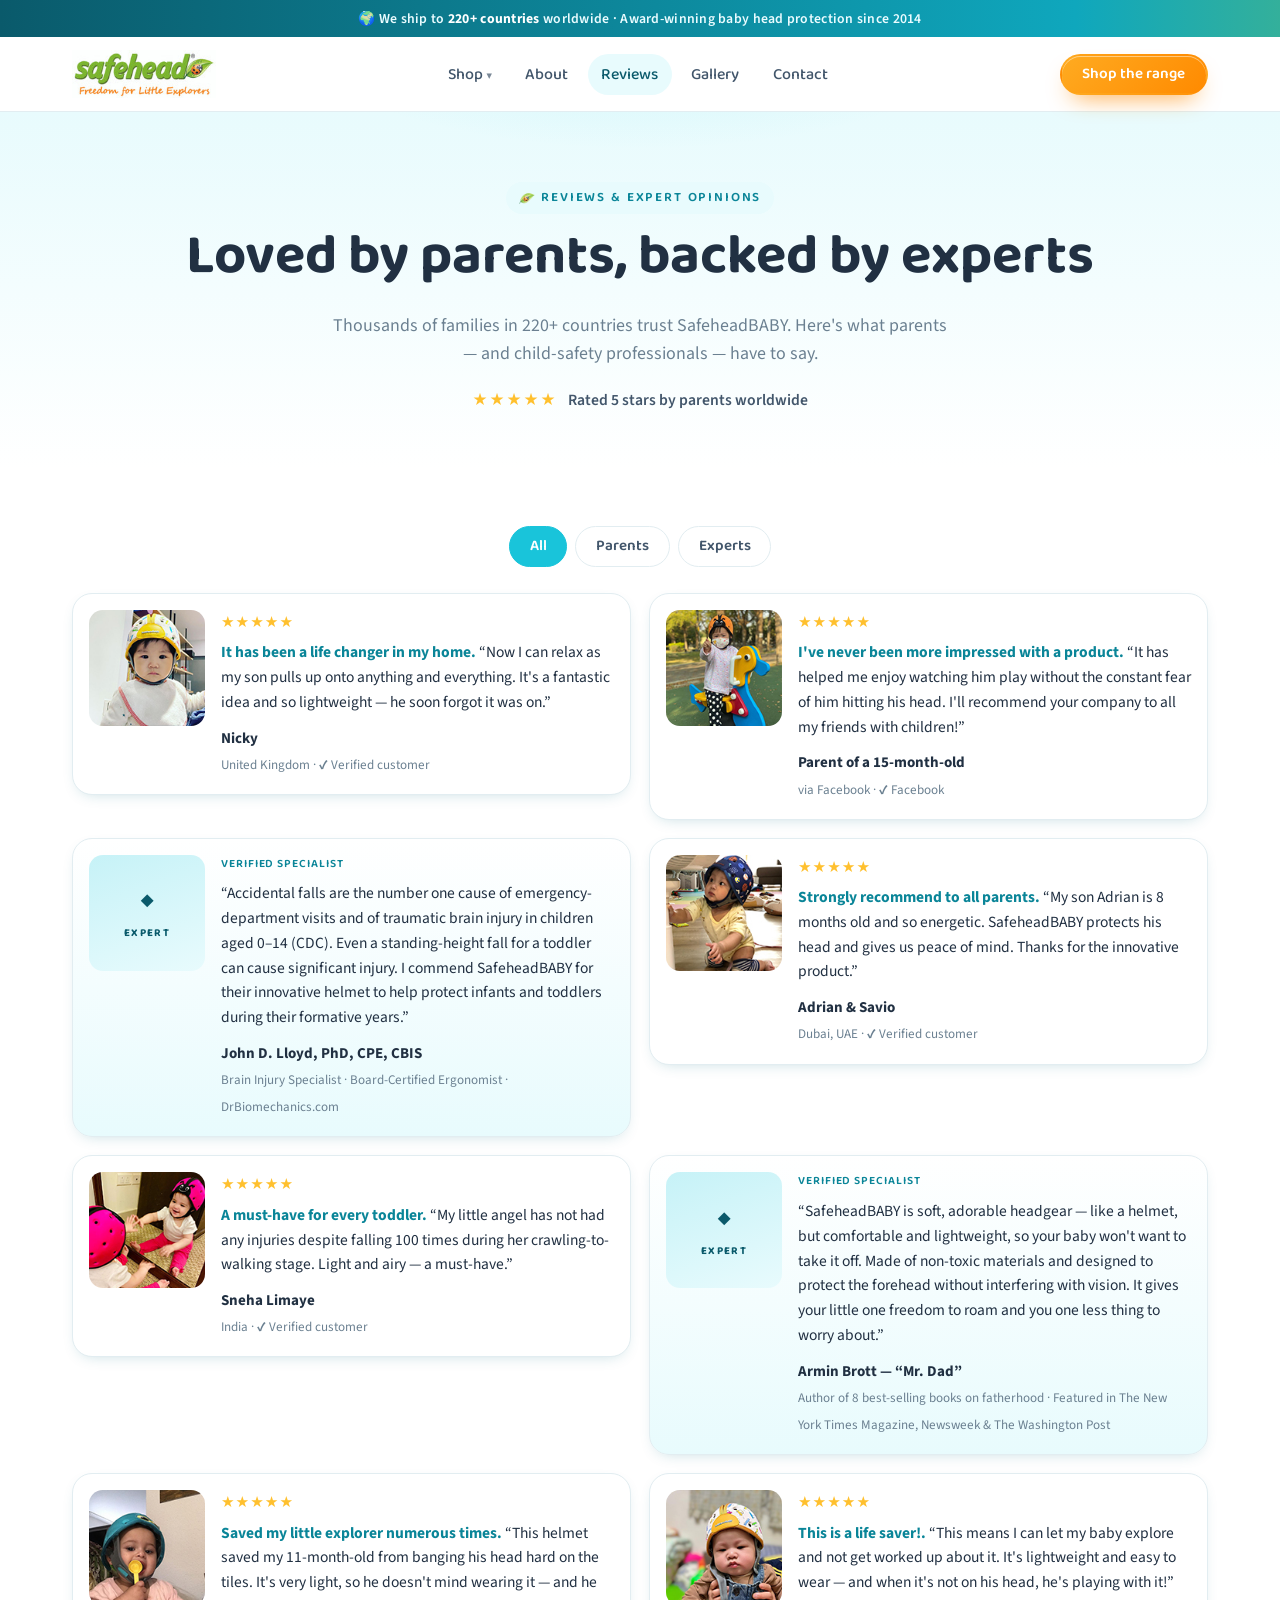
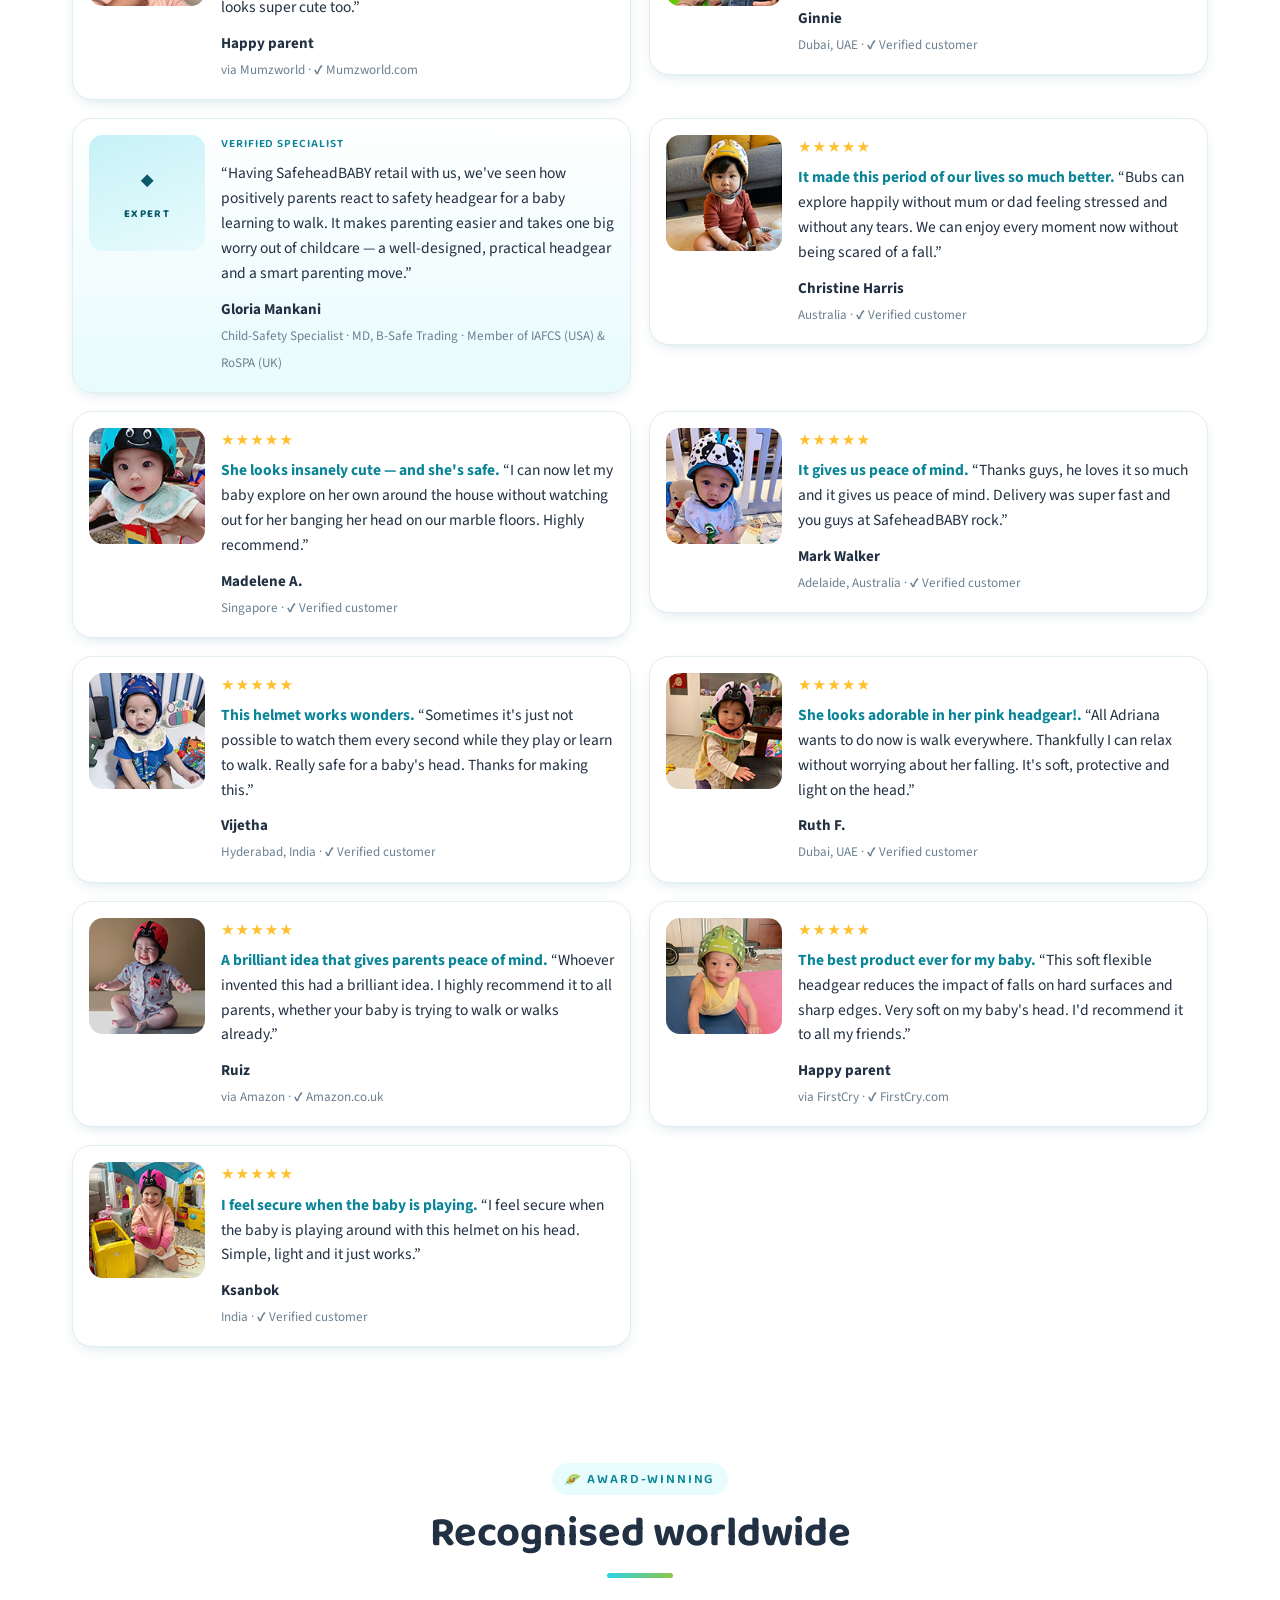
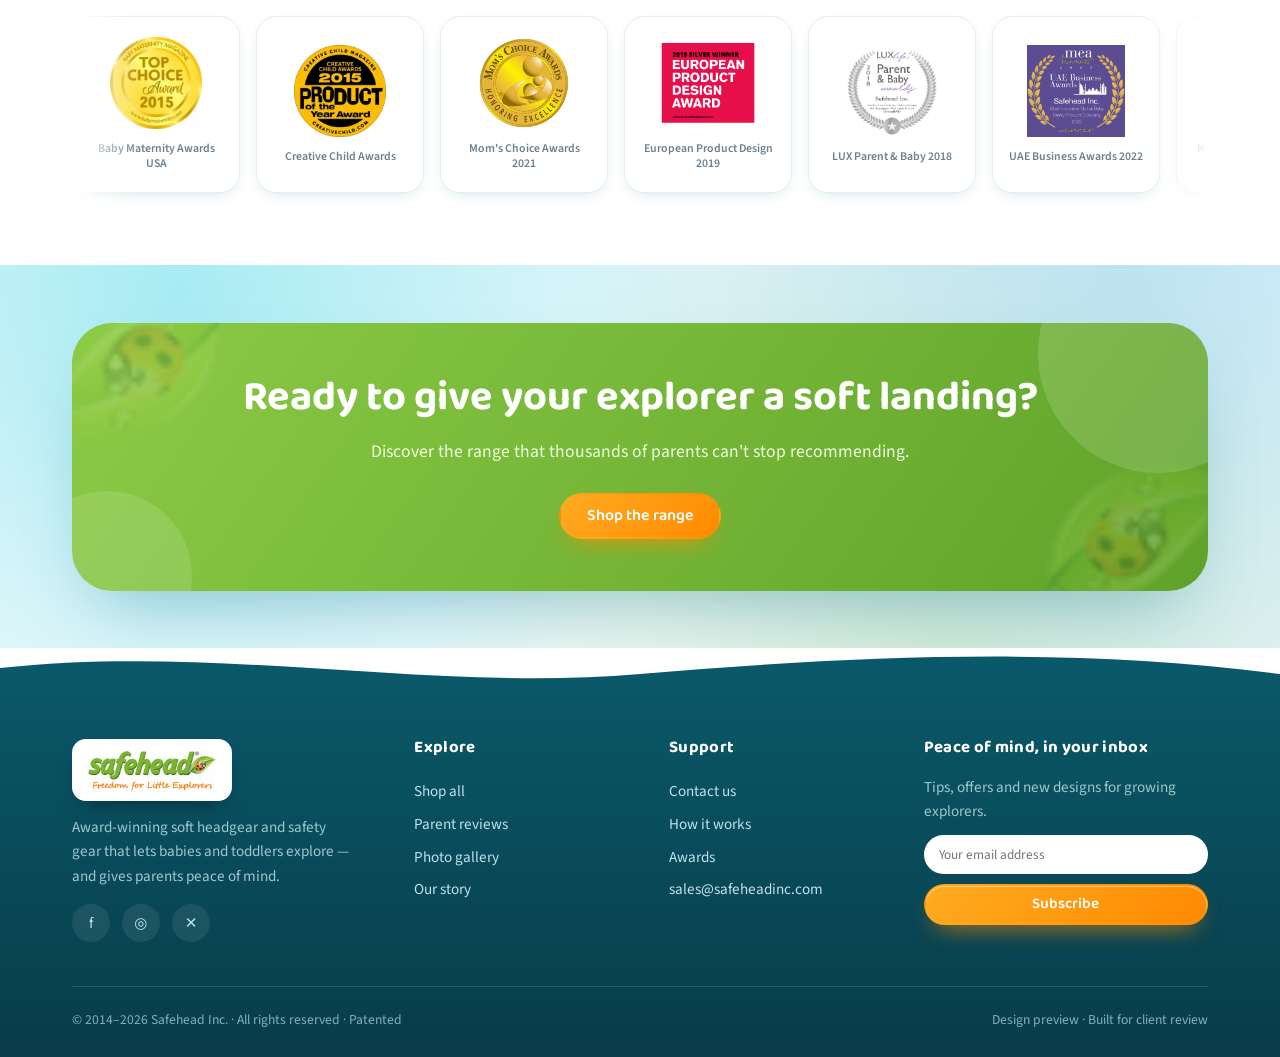
<file: reviews.html>
<!doctype html>
<html lang="en">
<head>
<meta charset="utf-8">
<meta name="viewport" content="width=device-width, initial-scale=1">
<title>Reviews & Expert Opinions | SafeheadBABY</title>
<meta name="description" content="Real parent reviews and expert endorsements of SafeheadBABY soft baby headgear from around the world.">
<link rel="icon" href="/assets/img/leaf.png">
<link rel="preconnect" href="https://fonts.googleapis.com">
<link rel="preconnect" href="https://fonts.gstatic.com" crossorigin>
<link href="https://fonts.googleapis.com/css2?family=Baloo+2:wght@500;600;700;800&family=Source+Sans+3:ital,wght@0,400;0,600;0,700;1,400&display=swap" rel="stylesheet">
<link rel="stylesheet" href="/assets/css/styles.css?v=39">
</head>
<body>
<div class="announce">🌍 We ship to <strong>220+ countries</strong> worldwide<span class="announce-extra"> · Award-winning baby head protection since 2014</span></div>
<header class="site-header">
  <div class="container nav">
    <a class="brand" href="/index.html"><img src="/assets/img/logo-header.jpg" alt="SafeheadBABY"></a>
    <ul class="nav-links">
        <li class="has-mega"><a href="/collection.html">Shop <span class="caret">▾</span></a>
          <div class="mega"><div class="mega-inner">
            <div class="mega-cards"><a class="mega-card" href="/product.html"><span class="mm-img"><img src="/assets/img/product-headgear.png" alt="Soft Protective Headgear"></span><b>Soft Protective Headgear</b><span class="mm-tag">The Original</span></a><a class="mega-card" href="/product.html"><span class="mm-img"><img src="/assets/img/product-suncap.jpg" alt="JONA UPF 50+ Sun Caps"></span><b>JONA UPF 50+ Sun Caps</b><span class="mm-tag">Sun protection</span></a><a class="mega-card" href="/product.html"><span class="mm-img"><img src="/assets/img/product-bikehelmet.jpg" alt="XS Toddler Bike Helmet"></span><b>XS Toddler Bike Helmet</b><span class="mm-tag">For little riders</span></a></div>
            <a class="mega-feature" href="/collection.html">Explore the full range <span class="arrow">→</span></a>
          </div></div>
        </li>
        <li><a href="/about.html">About</a></li>
        <li><a href="/reviews.html" class="active">Reviews</a></li>
        <li><a href="/gallery.html">Gallery</a></li>
        <li><a href="/contact.html">Contact</a></li>
    </ul>
    <div class="nav-cta">
      <a class="btn btn-primary" href="/collection.html">Shop the range</a>
      <button class="hamburger" aria-label="Menu"><span></span><span></span><span></span></button>
    </div>
  </div>
</header>

<section class="page-hero">
  <div class="container">
    <span class="eyebrow">Reviews &amp; expert opinions</span>
    <h1>Loved by parents, backed by experts</h1>
    <p>Thousands of families in 220+ countries trust SafeheadBABY. Here's what parents — and child-safety professionals — have to say.</p>
    <div class="hero-rating center" style="justify-content:center;margin-top:18px"><div class="stars">★★★★★</div> <span>Rated 5 stars by parents worldwide</span></div>
  </div>
</section>

<section class="pad" id="reviews">
  <div class="container">
    
    <div class="rv-tabs reveal">
      <button class="rv-tab active" data-filter="all" type="button">All</button>
      <button class="rv-tab" data-filter="parents" type="button">Parents</button>
      <button class="rv-tab" data-filter="experts" type="button">Experts</button>
    </div>
    <div class="rv-grid"><article class="rv-card reveal" data-cat="parents">
  <div class="rv-pic"><img src="/assets/img/gallery/gal-01.jpg" alt="A SafeheadBaby little one" loading="lazy"></div>
  <div class="rv-body">
    <div class="stars">★★★★★</div>
    <p class="rv-quote"><b>It has been a life changer in my home.</b> “Now I can relax as my son pulls up onto anything and everything. It's a fantastic idea and so lightweight — he soon forgot it was on.”</p>
    <div class="rv-who"><b>Nicky</b><span>United Kingdom · ✔ Verified customer</span></div>
  </div>
</article><article class="rv-card reveal" data-cat="parents">
  <div class="rv-pic"><img src="/assets/img/gallery/gal-02.jpg" alt="A SafeheadBaby little one" loading="lazy"></div>
  <div class="rv-body">
    <div class="stars">★★★★★</div>
    <p class="rv-quote"><b>I've never been more impressed with a product.</b> “It has helped me enjoy watching him play without the constant fear of him hitting his head. I'll recommend your company to all my friends with children!”</p>
    <div class="rv-who"><b>Parent of a 15-month-old</b><span>via Facebook · ✔ Facebook</span></div>
  </div>
</article><article class="rv-card rv-expert reveal" data-cat="experts">
  <div class="rv-pic rv-expbadge"><span class="rv-exi">◆</span><span>EXPERT</span></div>
  <div class="rv-body">
    <div class="rv-extag">Verified specialist</div>
    <p class="rv-quote">“Accidental falls are the number one cause of emergency-department visits and of traumatic brain injury in children aged 0–14 (CDC). Even a standing-height fall for a toddler can cause significant injury. I commend SafeheadBABY for their innovative helmet to help protect infants and toddlers during their formative years.”</p>
    <div class="rv-who"><b>John D. Lloyd, PhD, CPE, CBIS</b><span>Brain Injury Specialist · Board-Certified Ergonomist · DrBiomechanics.com</span></div>
  </div>
</article><article class="rv-card reveal" data-cat="parents">
  <div class="rv-pic"><img src="/assets/img/gallery/gal-03.jpg" alt="A SafeheadBaby little one" loading="lazy"></div>
  <div class="rv-body">
    <div class="stars">★★★★★</div>
    <p class="rv-quote"><b>Strongly recommend to all parents.</b> “My son Adrian is 8 months old and so energetic. SafeheadBABY protects his head and gives us peace of mind. Thanks for the innovative product.”</p>
    <div class="rv-who"><b>Adrian & Savio</b><span>Dubai, UAE · ✔ Verified customer</span></div>
  </div>
</article><article class="rv-card reveal" data-cat="parents">
  <div class="rv-pic"><img src="/assets/img/gallery/gal-04.jpg" alt="A SafeheadBaby little one" loading="lazy"></div>
  <div class="rv-body">
    <div class="stars">★★★★★</div>
    <p class="rv-quote"><b>A must-have for every toddler.</b> “My little angel has not had any injuries despite falling 100 times during her crawling-to-walking stage. Light and airy — a must-have.”</p>
    <div class="rv-who"><b>Sneha Limaye</b><span>India · ✔ Verified customer</span></div>
  </div>
</article><article class="rv-card rv-expert reveal" data-cat="experts">
  <div class="rv-pic rv-expbadge"><span class="rv-exi">◆</span><span>EXPERT</span></div>
  <div class="rv-body">
    <div class="rv-extag">Verified specialist</div>
    <p class="rv-quote">“SafeheadBABY is soft, adorable headgear — like a helmet, but comfortable and lightweight, so your baby won't want to take it off. Made of non-toxic materials and designed to protect the forehead without interfering with vision. It gives your little one freedom to roam and you one less thing to worry about.”</p>
    <div class="rv-who"><b>Armin Brott — “Mr. Dad”</b><span>Author of 8 best-selling books on fatherhood · Featured in The New York Times Magazine, Newsweek & The Washington Post</span></div>
  </div>
</article><article class="rv-card reveal" data-cat="parents">
  <div class="rv-pic"><img src="/assets/img/gallery/gal-05.jpg" alt="A SafeheadBaby little one" loading="lazy"></div>
  <div class="rv-body">
    <div class="stars">★★★★★</div>
    <p class="rv-quote"><b>Saved my little explorer numerous times.</b> “This helmet saved my 11-month-old from banging his head hard on the tiles. It's very light, so he doesn't mind wearing it — and he looks super cute too.”</p>
    <div class="rv-who"><b>Happy parent</b><span>via Mumzworld · ✔ Mumzworld.com</span></div>
  </div>
</article><article class="rv-card reveal" data-cat="parents">
  <div class="rv-pic"><img src="/assets/img/gallery/gal-06.jpg" alt="A SafeheadBaby little one" loading="lazy"></div>
  <div class="rv-body">
    <div class="stars">★★★★★</div>
    <p class="rv-quote"><b>This is a life saver!.</b> “This means I can let my baby explore and not get worked up about it. It's lightweight and easy to wear — and when it's not on his head, he's playing with it!”</p>
    <div class="rv-who"><b>Ginnie</b><span>Dubai, UAE · ✔ Verified customer</span></div>
  </div>
</article><article class="rv-card rv-expert reveal" data-cat="experts">
  <div class="rv-pic rv-expbadge"><span class="rv-exi">◆</span><span>EXPERT</span></div>
  <div class="rv-body">
    <div class="rv-extag">Verified specialist</div>
    <p class="rv-quote">“Having SafeheadBABY retail with us, we've seen how positively parents react to safety headgear for a baby learning to walk. It makes parenting easier and takes one big worry out of childcare — a well-designed, practical headgear and a smart parenting move.”</p>
    <div class="rv-who"><b>Gloria Mankani</b><span>Child-Safety Specialist · MD, B-Safe Trading · Member of IAFCS (USA) & RoSPA (UK)</span></div>
  </div>
</article><article class="rv-card reveal" data-cat="parents">
  <div class="rv-pic"><img src="/assets/img/gallery/gal-07.jpg" alt="A SafeheadBaby little one" loading="lazy"></div>
  <div class="rv-body">
    <div class="stars">★★★★★</div>
    <p class="rv-quote"><b>It made this period of our lives so much better.</b> “Bubs can explore happily without mum or dad feeling stressed and without any tears. We can enjoy every moment now without being scared of a fall.”</p>
    <div class="rv-who"><b>Christine Harris</b><span>Australia · ✔ Verified customer</span></div>
  </div>
</article><article class="rv-card reveal" data-cat="parents">
  <div class="rv-pic"><img src="/assets/img/gallery/gal-08.jpg" alt="A SafeheadBaby little one" loading="lazy"></div>
  <div class="rv-body">
    <div class="stars">★★★★★</div>
    <p class="rv-quote"><b>She looks insanely cute — and she's safe.</b> “I can now let my baby explore on her own around the house without watching out for her banging her head on our marble floors. Highly recommend.”</p>
    <div class="rv-who"><b>Madelene A.</b><span>Singapore · ✔ Verified customer</span></div>
  </div>
</article><article class="rv-card reveal" data-cat="parents">
  <div class="rv-pic"><img src="/assets/img/gallery/gal-09.jpg" alt="A SafeheadBaby little one" loading="lazy"></div>
  <div class="rv-body">
    <div class="stars">★★★★★</div>
    <p class="rv-quote"><b>It gives us peace of mind.</b> “Thanks guys, he loves it so much and it gives us peace of mind. Delivery was super fast and you guys at SafeheadBABY rock.”</p>
    <div class="rv-who"><b>Mark Walker</b><span>Adelaide, Australia · ✔ Verified customer</span></div>
  </div>
</article><article class="rv-card reveal" data-cat="parents">
  <div class="rv-pic"><img src="/assets/img/gallery/gal-10.jpg" alt="A SafeheadBaby little one" loading="lazy"></div>
  <div class="rv-body">
    <div class="stars">★★★★★</div>
    <p class="rv-quote"><b>This helmet works wonders.</b> “Sometimes it's just not possible to watch them every second while they play or learn to walk. Really safe for a baby's head. Thanks for making this.”</p>
    <div class="rv-who"><b>Vijetha</b><span>Hyderabad, India · ✔ Verified customer</span></div>
  </div>
</article><article class="rv-card reveal" data-cat="parents">
  <div class="rv-pic"><img src="/assets/img/gallery/gal-11.jpg" alt="A SafeheadBaby little one" loading="lazy"></div>
  <div class="rv-body">
    <div class="stars">★★★★★</div>
    <p class="rv-quote"><b>She looks adorable in her pink headgear!.</b> “All Adriana wants to do now is walk everywhere. Thankfully I can relax without worrying about her falling. It's soft, protective and light on the head.”</p>
    <div class="rv-who"><b>Ruth F.</b><span>Dubai, UAE · ✔ Verified customer</span></div>
  </div>
</article><article class="rv-card reveal" data-cat="parents">
  <div class="rv-pic"><img src="/assets/img/gallery/gal-12.jpg" alt="A SafeheadBaby little one" loading="lazy"></div>
  <div class="rv-body">
    <div class="stars">★★★★★</div>
    <p class="rv-quote"><b>A brilliant idea that gives parents peace of mind.</b> “Whoever invented this had a brilliant idea. I highly recommend it to all parents, whether your baby is trying to walk or walks already.”</p>
    <div class="rv-who"><b>Ruiz</b><span>via Amazon · ✔ Amazon.co.uk</span></div>
  </div>
</article><article class="rv-card reveal" data-cat="parents">
  <div class="rv-pic"><img src="/assets/img/gallery/gal-13.jpg" alt="A SafeheadBaby little one" loading="lazy"></div>
  <div class="rv-body">
    <div class="stars">★★★★★</div>
    <p class="rv-quote"><b>The best product ever for my baby.</b> “This soft flexible headgear reduces the impact of falls on hard surfaces and sharp edges. Very soft on my baby's head. I'd recommend it to all my friends.”</p>
    <div class="rv-who"><b>Happy parent</b><span>via FirstCry · ✔ FirstCry.com</span></div>
  </div>
</article><article class="rv-card reveal" data-cat="parents">
  <div class="rv-pic"><img src="/assets/img/gallery/gal-14.jpg" alt="A SafeheadBaby little one" loading="lazy"></div>
  <div class="rv-body">
    <div class="stars">★★★★★</div>
    <p class="rv-quote"><b>I feel secure when the baby is playing.</b> “I feel secure when the baby is playing around with this helmet on his head. Simple, light and it just works.”</p>
    <div class="rv-who"><b>Ksanbok</b><span>India · ✔ Verified customer</span></div>
  </div>
</article></div>
    
  </div>
</section>

<section class="pad">
  <div class="container">
    <div class="section-head reveal"><span class="eyebrow">Award-winning</span><h2>Recognised worldwide</h2></div>
    <div class="reveal"><div class="awards-slider">
  <button class="aw-arrow prev" aria-label="Previous awards" type="button">‹</button>
  <div class="awards-track"><div class="aw"><img src="/assets/img/award-baby-maternity.jpg" alt="Baby Maternity Awards USA" loading="lazy"><span>Baby Maternity Awards USA</span></div>
<div class="aw"><img src="/assets/img/award-creative-child.jpg" alt="Creative Child Awards" loading="lazy"><span>Creative Child Awards</span></div>
<div class="aw"><img src="/assets/img/award-moms-choice.png" alt="Mom's Choice Awards 2021" loading="lazy"><span>Mom's Choice Awards 2021</span></div>
<div class="aw"><img src="/assets/img/award-epda.png" alt="European Product Design 2019" loading="lazy"><span>European Product Design 2019</span></div>
<div class="aw"><img src="/assets/img/award-lux.png" alt="LUX Parent & Baby 2018" loading="lazy"><span>LUX Parent & Baby 2018</span></div>
<div class="aw"><img src="/assets/img/award-uae.png" alt="UAE Business Awards 2022" loading="lazy"><span>UAE Business Awards 2022</span></div>
<div class="aw"><img src="/assets/img/award-nab-1.png" alt="North American Business 2020" loading="lazy"><span>North American Business 2020</span></div>
<div class="aw"><img src="/assets/img/award-mr-dad.jpg" alt="Mr Dad Seal of Approval" loading="lazy"><span>Mr Dad Seal of Approval</span></div>
<div class="aw"><img src="/assets/img/award-right-start.jpg" alt="Right Start Baby Essentials" loading="lazy"><span>Right Start Baby Essentials</span></div>
<div class="aw"><img src="/assets/img/award-loved-by-parents.jpg" alt="Loved By Parents" loading="lazy"><span>Loved By Parents</span></div>
<div class="aw"><img src="/assets/img/award-bizziebaby.jpg" alt="Bizziebaby Silver Award" loading="lazy"><span>Bizziebaby Silver Award</span></div>
<div class="aw"><img src="/assets/img/award-practical-preschool.jpg" alt="Practical Preschool Awards" loading="lazy"><span>Practical Preschool Awards</span></div>
<div class="aw"><img src="/assets/img/award-mumii-consumer.jpg" alt="Mumii Consumer Choice" loading="lazy"><span>Mumii Consumer Choice</span></div>
<div class="aw"><img src="/assets/img/award-mumii-uk.jpg" alt="Mumii Awards UK" loading="lazy"><span>Mumii Awards UK</span></div></div>
  <button class="aw-arrow next" aria-label="More awards" type="button">›</button>
</div></div>
  </div>
</section>

<section class="pad tint">
  <div class="container"><div class="cta-band reveal">
    <img class="leaf-bg" src="/assets/img/leaf.png" alt=""><img class="leaf-bg l2" src="/assets/img/leaf.png" alt="">
    <h2>Ready to give your explorer a soft landing?</h2>
    <p>Discover the range that thousands of parents can't stop recommending.</p>
    <a class="btn btn-white btn-lg" href="/index.html#products">Shop the range</a>
  </div></div>
</section>
<footer class="site-footer">
  <div class="container">
    <div class="footer-grid">
      <div class="footer-brand">
        <img src="/assets/img/logo-header.jpg" alt="SafeheadBABY">
        <p>Award-winning soft headgear and safety gear that lets babies and toddlers explore — and gives parents peace of mind.</p>
        <div class="socials">
          <a href="https://www.facebook.com/safeheadinc" aria-label="Facebook" target="_blank" rel="noopener">f</a>
          <a href="https://www.instagram.com/safeheadinc/" aria-label="Instagram" target="_blank" rel="noopener">◎</a>
          <a href="https://twitter.com/SafeheadInc" aria-label="Twitter" target="_blank" rel="noopener">✕</a>
        </div>
      </div>
      <div>
        <h4>Explore</h4>
        <a href="/collection.html">Shop all</a>
        <a href="/reviews.html">Parent reviews</a>
        <a href="/gallery.html">Photo gallery</a>
        <a href="/about.html">Our story</a>
      </div>
      <div>
        <h4>Support</h4>
        <a href="/contact.html">Contact us</a>
        <a href="/index.html#how">How it works</a>
        <a href="/index.html#awards">Awards</a>
        <a href="mailto:sales@safeheadinc.com">sales@safeheadinc.com</a>
      </div>
      <div class="foot-news">
        <h4>Peace of mind, in your inbox</h4>
        <p style="color:#9aa886;margin-bottom:12px">Tips, offers and new designs for growing explorers.</p>
        <form data-demo>
          <input type="email" placeholder="Your email address" required>
          <button class="btn btn-primary" style="width:100%" type="submit">Subscribe</button>
          <p class="form-note" style="display:none;color:var(--green);margin-top:8px;font-size:.85rem">Thanks! (Demo form — not connected.)</p>
        </form>
      </div>
    </div>
    <div class="foot-bottom">
      <span>© 2014–2026 Safehead Inc. · All rights reserved · Patented</span>
      <span>Design preview · Built for client review</span>
    </div>
  </div>
</footer>
<div class="promo-pop" id="promoPop" aria-hidden="true">
  <div class="promo-card">
    <button class="promo-close" type="button" aria-label="Close">×</button>
    <div class="promo-pic"><img src="/assets/img/hero-1.png" alt="Happy baby wearing a SafeheadBABY helmet"></div>
    <div class="promo-body">
      <span class="promo-badge">🎁 10% OFF your first order</span>
    <h3>Welcome, lovely parent!</h3>
    <p>Join our list for <b>10% off</b> your first Safehead — plus safety tips &amp; new prints.</p>
    <form data-demo class="promo-form">
      <input type="email" placeholder="Your email address" required>
      <button class="btn btn-primary" type="submit">Get my 10% off</button>
      <p class="form-note" style="display:none;color:var(--green-700);font-size:.85rem;margin:0">Thanks! Check your inbox 💛 (Demo — not connected.)</p>
    </form>
      <button class="promo-dismiss" type="button">No thanks, maybe later</button>
    </div>
  </div>
</div>
<div class="mobile-cta">
  <a class="btn btn-primary" href="/collection.html">Shop the range</a>
  <a class="btn btn-ghost" href="/reviews.html">★ Reviews</a>
</div>
<script src="/assets/js/main.js?v=39"></script>
</body>
</html>
</file>
<file: assets/css/styles.css>
/* ============================================================
   SafeheadBABY — Redesign stylesheet
   Brand-evolution, not replacement: keeps the #8cc63e green,
   friendly rounded feel, real-photo personality.
   ============================================================ */

:root{
  /* ===== Brand palette: bright cyan-blue (from safehead.com) =====
     Variable names kept as --green* so every existing rule re-themes
     instantly; the values are now the SafeheadBABY cyan-blue family. */
  --green:#19c4da;        /* primary brand cyan-blue (buttons/actions) */
  --green-600:#0fa7bd;    /* deeper hover */
  --green-700:#0a8598;    /* links / text-on-light */
  --green-ink:#0a5a6b;    /* darkest brand ink */
  --green-050:#e8fbfd;    /* palest cyan wash */
  --green-100:#c6f2f7;    /* light cyan */

  /* secondary + playful accents */
  --leaf:#8fc646;         /* brand green accent */
  --leaf-600:#71a731;
  --grape:#8a7bff;        /* violet pop */
  --ink:#213042;          /* cool slate text */
  --ink-600:#42566b;
  --muted:#6b8091;
  --line:#e2edf1;
  --cream:#f3fbfc;
  --white:#ffffff;
  --sun:#ffc02e;
  --coral:#ff7a68;
  --sky:#3aa5ea;
  --pink:#ef5aa0;

  --radius:18px;
  --radius-lg:28px;
  --radius-xl:40px;
  --pill:999px;
  --shadow-sm:0 5px 16px -8px rgba(12,110,130,.30);
  --shadow:0 16px 36px -18px rgba(12,110,130,.30);
  --shadow-lg:0 34px 72px -28px rgba(12,110,130,.40);
  --maxw:1180px;
  --gap:22px;
  --font-head:"Baloo 2",system-ui,sans-serif;
  --font-body:"Source Sans 3","Source Sans Pro",system-ui,Arial,sans-serif;
}

*{box-sizing:border-box}
html{scroll-behavior:smooth}
body{
  margin:0;font-family:var(--font-body);color:var(--ink);
  background:var(--white);line-height:1.6;font-size:17px;
  -webkit-font-smoothing:antialiased;overflow-x:hidden;
}
img{max-width:100%;display:block}
a{color:inherit;text-decoration:none}
h1,h2,h3,h4{font-family:var(--font-head);font-weight:700;line-height:1.12;color:var(--ink);margin:0 0 .4em}
h1{font-size:clamp(2.1rem,5vw,3.5rem)}
h2{font-size:clamp(1.7rem,3.6vw,2.6rem)}
h3{font-size:1.25rem}
p{margin:0 0 1rem}
.container{max-width:var(--maxw);margin:0 auto;padding:0 22px}
section{position:relative}

/* ---------- helpers ---------- */
.eyebrow{
  display:inline-flex;align-items:center;gap:.5em;
  font-family:var(--font-head);font-weight:600;font-size:.82rem;
  letter-spacing:.14em;text-transform:uppercase;color:var(--green-700);
  background:var(--green-050);padding:.4em 1em;border-radius:var(--pill);
  margin-bottom:1rem;
}
.eyebrow::before{content:"";width:16px;height:16px;background:url(../img/leaf.png) center/contain no-repeat;opacity:.9}
.section-head{max-width:680px;margin:0 auto 32px;text-align:center}
.section-head p{color:var(--muted);font-size:1.08rem}
.lead{font-size:1.18rem;color:var(--ink-600)}
.tint{background:var(--green-050)}
.cream{background:var(--cream)}
.center{text-align:center}
.pad{padding:58px 0}
.pad-lg{padding:78px 0}

/* ---------- buttons ---------- */
.btn{
  display:inline-flex;align-items:center;justify-content:center;gap:.5em;
  font-family:var(--font-head);font-weight:600;font-size:.95rem;line-height:1.1;
  padding:.66em 1.35em;border-radius:var(--pill);border:2px solid transparent;
  cursor:pointer;transition:transform .18s ease,box-shadow .18s ease,background .18s;
  white-space:nowrap;
}
.btn-primary{background:var(--green);color:#1f3208;box-shadow:0 10px 22px -10px rgba(140,198,62,.9)}
.btn-primary:hover{background:var(--green-600);transform:translateY(-2px);box-shadow:0 16px 30px -12px rgba(140,198,62,.95)}
.btn-ghost{background:#fff;color:var(--green-ink);border-color:var(--green)}
.btn-ghost:hover{background:var(--green-050);transform:translateY(-2px)}
.btn-white{background:#fff;color:var(--green-ink)}
.btn-white:hover{transform:translateY(-2px);box-shadow:var(--shadow)}
.btn-lg{padding:.78em 1.6em;font-size:1rem}

/* ---------- announcement bar ---------- */
.announce{background:var(--green-ink);color:#eaf5da;font-size:.86rem;text-align:center;padding:.55em 1em;font-weight:500;letter-spacing:.02em}
.announce strong{color:#fff}

/* ---------- header ---------- */
.site-header{position:sticky;top:0;z-index:60;background:rgba(255,255,255,.92);backdrop-filter:blur(10px);border-bottom:1px solid var(--line)}
.nav{display:flex;align-items:center;justify-content:space-between;gap:20px;height:74px}
.brand{display:flex;align-items:center;gap:10px;font-family:var(--font-head);font-weight:700;font-size:1.32rem;color:var(--green-ink)}
.brand img{height:38px;width:auto}
.nav-links{display:flex;align-items:center;gap:6px;list-style:none;margin:0;padding:0}
.nav-links a{font-family:var(--font-head);font-weight:500;font-size:1rem;padding:.5em .85em;border-radius:var(--pill);color:var(--ink-600);transition:.15s}
.nav-links a:hover,.nav-links a.active{color:var(--green-ink);background:var(--green-050)}
.nav-cta{display:flex;align-items:center;gap:12px}
.hamburger{display:none;flex-direction:column;gap:5px;background:none;border:0;cursor:pointer;padding:8px}
.hamburger span{width:26px;height:3px;background:var(--ink);border-radius:2px;transition:.25s}
.hamburger.open span:nth-child(1){transform:translateY(8px) rotate(45deg)}
.hamburger.open span:nth-child(2){opacity:0}
.hamburger.open span:nth-child(3){transform:translateY(-8px) rotate(-45deg)}

/* ---------- hero ---------- */
.hero{position:relative;overflow:hidden;background:linear-gradient(180deg,#fff, var(--green-050))}
.hero-slides{position:absolute;inset:0;z-index:0}
.hero-slide{display:none;position:absolute;inset:0}
.hero-slide.active{display:block;animation:fade .8s ease}
.hero-slide img{position:absolute;inset:0;width:100%;height:100%;object-fit:cover;object-position:right center}
.hero::before{content:"";position:absolute;inset:0;z-index:1;pointer-events:none;background:linear-gradient(90deg,rgba(24,34,12,.42),rgba(24,34,12,.12) 42%,rgba(24,34,12,0) 62%)}
.hero-inner{position:relative;z-index:2;display:flex;align-items:center;min-height:min(66vh,520px);padding:36px 0}
.hero-inner .container{width:100%}
.hero-card{max-width:440px;background:rgba(255,255,255,.86);backdrop-filter:blur(7px);padding:26px 28px 24px;border-radius:var(--radius-lg);box-shadow:var(--shadow)}
.hero-card h1{font-size:clamp(1.7rem,2.6vw,2.35rem);margin-bottom:.35em}
.hero-card .lead{font-size:1.02rem;margin-bottom:1.2em}
.hero-card .eyebrow{margin-bottom:.7rem}
.hero-actions{display:flex;flex-wrap:wrap;gap:14px}
.hero-rating{display:flex;align-items:center;gap:10px;margin-top:20px;font-weight:600;color:var(--ink-600);font-size:.98rem}
.stars{color:var(--sun);letter-spacing:2px;font-size:1.05rem}
.hero-dots{position:absolute;bottom:18px;left:0;right:0;z-index:3;display:flex;gap:9px;justify-content:center}
.hero-dots button{width:11px;height:11px;border-radius:50%;border:0;background:rgba(255,255,255,.7);box-shadow:0 0 0 1px rgba(0,0,0,.1);cursor:pointer}
.hero-dots button.active{background:var(--green);width:28px;border-radius:var(--pill)}

/* ---------- trust strip ---------- */
.trust{background:var(--green-ink);color:#eef7e2}
.trust .container{display:flex;flex-wrap:wrap;justify-content:center;gap:14px 34px;padding:20px 22px;text-align:center}
.trust-item{display:flex;align-items:center;gap:10px;font-weight:600;font-size:.98rem}
.trust-item .ic{width:26px;height:26px;display:grid;place-items:center;background:rgba(255,255,255,.14);border-radius:50%;font-size:.9rem}
.trust-item .stars{font-size:1rem}

/* ---------- feature trio (safety/comfort/freedom) ---------- */
.features{display:grid;grid-template-columns:repeat(3,1fr);gap:var(--gap)}
.feature{background:#fff;border-radius:var(--radius-lg);padding:32px 28px 28px;text-align:center;box-shadow:var(--shadow-sm);border-top:4px solid var(--green);transition:transform .2s,box-shadow .2s}
.feature:hover{transform:translateY(-6px);box-shadow:var(--shadow-lg)}
.feature--sky{border-top-color:#49b3e6}
.feature--sun{border-top-color:var(--sun)}
.feature .feat-ic{width:88px;height:88px;margin:0 auto 20px;border-radius:26px;display:grid;place-items:center;background:var(--green-050)}
.feature .feat-ic svg{width:44px;height:44px}
.feature--green .feat-ic{background:#edf7da}.feature--green .feat-ic svg{color:var(--green-600)}
.feature--sky .feat-ic{background:#e4f3fb}.feature--sky .feat-ic svg{color:#2f9fd6}
.feature--sun .feat-ic{background:#fdf1d6}.feature--sun .feat-ic svg{color:#dfa00f}
.feature .emoji{width:74px;height:74px;margin:0 auto 18px;border-radius:24px;display:grid;place-items:center;font-size:2rem;background:var(--green-050)}
.feature h3{font-size:1.4rem;margin-bottom:.3em}
.feature p{color:var(--muted);margin-bottom:.9em}
.feature .proof{display:inline-block;font-family:var(--font-head);font-weight:600;font-size:.82rem;color:var(--green-700);background:var(--green-050);padding:.35em .9em;border-radius:var(--pill)}

/* ---------- how it works ---------- */
.how-grid{display:grid;grid-template-columns:1.05fr 1fr;gap:56px;align-items:center}
.how-media{position:relative}
.how-media img{border-radius:var(--radius-lg);box-shadow:var(--shadow-lg)}
.how-media .badge{position:absolute;right:-14px;bottom:-14px;background:#fff;border-radius:var(--radius);box-shadow:var(--shadow);padding:14px 18px;font-family:var(--font-head);font-weight:700;color:var(--green-ink);display:flex;align-items:center;gap:10px}
.how-media .badge b{font-size:1.6rem;color:var(--green-600)}
.steps{list-style:none;margin:22px 0 0;padding:0;display:grid;gap:20px}
.step{display:flex;gap:18px;align-items:flex-start}
.step .num{flex:0 0 auto;width:46px;height:46px;border-radius:16px;background:var(--green);color:#1f3208;font-family:var(--font-head);font-weight:700;font-size:1.2rem;display:grid;place-items:center;box-shadow:0 8px 18px -8px rgba(140,198,62,.9)}
.step h4{font-size:1.15rem;margin-bottom:.15em}
.step p{color:var(--muted);margin:0}

/* ---------- products ---------- */
.prod-grid{display:grid;grid-template-columns:repeat(3,1fr);gap:var(--gap)}
.prod{background:#fff;border:1px solid var(--line);border-radius:var(--radius-lg);overflow:hidden;transition:transform .2s,box-shadow .2s;display:flex;flex-direction:column}
.prod:hover{transform:translateY(-6px);box-shadow:var(--shadow-lg)}
.prod-media{position:relative;aspect-ratio:4/3;background:var(--green-050);display:grid;place-items:center;padding:18px}
.prod-media img{max-height:100%;width:auto;object-fit:contain}
.prod-body{padding:16px 20px 18px;text-align:center;display:flex;flex-direction:column;flex:1}
.prod .tag{align-self:center;font-family:var(--font-head);font-weight:600;font-size:.74rem;letter-spacing:.08em;text-transform:uppercase;color:var(--green-700);background:var(--green-050);padding:.3em .8em;border-radius:var(--pill);margin-bottom:12px}
.prod h3{font-size:1.28rem;margin-bottom:.3em}
.prod p{color:var(--muted);font-size:.98rem;flex:1}
.prod .btn{margin-top:14px}

/* ---------- baby vs tots ---------- */
.split{display:grid;grid-template-columns:1fr 1fr;gap:var(--gap)}
.split-card{position:relative;border-radius:var(--radius-xl);overflow:hidden;min-height:340px;display:flex;align-items:flex-end;color:#fff;box-shadow:var(--shadow)}
.split-card img{position:absolute;inset:0;width:100%;height:100%;object-fit:cover;z-index:0}
.split-card::after{content:"";position:absolute;inset:0;background:linear-gradient(180deg,rgba(20,30,10,0) 30%,rgba(20,30,10,.82));z-index:1}
.split-card .sc-body{position:relative;z-index:2;padding:30px 32px}
.split-card h3{color:#fff;font-size:1.7rem;margin-bottom:.2em}
.split-card p{color:rgba(255,255,255,.9);margin-bottom:1em}
.split-card .age{display:inline-block;background:rgba(255,255,255,.22);padding:.3em .9em;border-radius:var(--pill);font-weight:600;font-size:.85rem;margin-bottom:12px;backdrop-filter:blur(3px)}

/* ---------- reviews ---------- */
.reviews-grid{display:grid;grid-template-columns:repeat(3,1fr);gap:var(--gap)}
.review{background:#fff;border:1px solid var(--line);border-radius:var(--radius-lg);padding:26px 26px 24px;box-shadow:var(--shadow-sm);break-inside:avoid;display:flex;flex-direction:column}
.review .stars{margin-bottom:12px}
.review .q{font-size:1.04rem;color:var(--ink);margin-bottom:16px}
.review .q b{color:var(--green-700)}
.review .who{display:flex;align-items:center;gap:12px;margin-top:auto}
.review .avatar{width:44px;height:44px;border-radius:50%;background:var(--green-100);color:var(--green-ink);font-family:var(--font-head);font-weight:700;display:grid;place-items:center;font-size:1.05rem;overflow:hidden}
.review .avatar img{width:100%;height:100%;object-fit:cover}
.review .who b{display:block;font-size:.98rem}
.review .who span{color:var(--muted);font-size:.85rem}
.review .src{font-size:.78rem;color:var(--muted);margin-top:2px}

/* masonry for full reviews page */
.reviews-masonry{columns:3;column-gap:var(--gap)}
.reviews-masonry .review{margin-bottom:var(--gap)}

/* ---------- expert panel ---------- */
.experts{display:grid;grid-template-columns:repeat(3,1fr);gap:var(--gap)}
.expert{background:linear-gradient(180deg,#fff,var(--green-050));border:1px solid var(--line);border-radius:var(--radius-lg);padding:30px 28px;position:relative}
.expert::before{content:"\201C";position:absolute;top:8px;right:24px;font-family:Georgia,serif;font-size:5rem;color:var(--green-100);line-height:1}
.expert .q{font-size:1.05rem;color:var(--ink);position:relative;z-index:1;margin-bottom:18px}
.expert .name{font-family:var(--font-head);font-weight:700;color:var(--green-ink);font-size:1.06rem}
.expert .cred{color:var(--muted);font-size:.86rem;margin-top:2px}
.expert .badge-x{display:inline-block;margin-top:10px;font-size:.74rem;font-weight:600;letter-spacing:.06em;text-transform:uppercase;color:var(--green-700)}

/* ---------- awards ---------- */
.awards-wrap{overflow:hidden}
.awards-row{display:flex;flex-wrap:wrap;justify-content:center;gap:18px;align-items:stretch}
.awards-row .aw{background:#fff;border:1px solid var(--line);border-radius:20px;box-shadow:var(--shadow-sm);width:172px;min-height:150px;padding:20px 16px;display:flex;flex-direction:column;align-items:center;justify-content:center;gap:12px;text-align:center;transition:transform .2s,box-shadow .2s}
.awards-row .aw:hover{transform:translateY(-5px);box-shadow:var(--shadow)}
.awards-row img{height:96px;width:auto;object-fit:contain}
.awards-row .aw span{font-size:.74rem;color:var(--muted);line-height:1.3;font-weight:600}

/* ---------- UGC gallery ---------- */
.ugc-grid{columns:4;column-gap:14px}
.ugc-grid.three{columns:3}
.ugc-item{margin-bottom:14px;border-radius:var(--radius);overflow:hidden;position:relative;cursor:pointer;box-shadow:var(--shadow-sm);break-inside:avoid}
.ugc-item img{width:100%;transition:transform .4s}
.ugc-item::after{content:"";position:absolute;inset:0;background:linear-gradient(180deg,transparent 60%,rgba(65,97,26,.35));opacity:0;transition:.25s}
.ugc-item:hover img{transform:scale(1.06)}
.ugc-item:hover::after{opacity:1}
.ugc-item .tag{position:absolute;left:10px;bottom:10px;z-index:2;color:#fff;font-family:var(--font-head);font-weight:600;font-size:.8rem;opacity:0;transform:translateY(6px);transition:.25s}
.ugc-item:hover .tag{opacity:1;transform:none}

/* lightbox */
.lightbox{position:fixed;inset:0;z-index:200;background:rgba(20,28,12,.9);display:none;align-items:center;justify-content:center;padding:30px}
.lightbox.open{display:flex}
.lightbox img{max-width:90vw;max-height:86vh;border-radius:14px;box-shadow:0 30px 80px rgba(0,0,0,.5)}
.lightbox .close{position:absolute;top:22px;right:26px;color:#fff;font-size:2.4rem;cursor:pointer;line-height:1;font-family:var(--font-head)}
.lightbox .nav-arrow{position:absolute;top:50%;transform:translateY(-50%);color:#fff;font-size:2.6rem;cursor:pointer;padding:14px;user-select:none;opacity:.85}
.lightbox .nav-arrow:hover{opacity:1}
.lightbox .prev{left:12px}.lightbox .next{right:12px}

/* ---------- newsletter CTA band ---------- */
.cta-band{background:linear-gradient(120deg,var(--green),var(--green-600));color:#1f3208;border-radius:var(--radius-xl);padding:52px 44px;text-align:center;box-shadow:var(--shadow-lg);position:relative;overflow:hidden}
.cta-band h2{color:#1f3208}
.cta-band p{color:#2c410f;max-width:560px;margin:0 auto 26px;font-size:1.1rem}
.cta-form{display:flex;gap:12px;max-width:480px;margin:0 auto;flex-wrap:wrap;justify-content:center}
.cta-form input{flex:1;min-width:220px;border:0;border-radius:var(--pill);padding:.9em 1.3em;font-size:1rem;font-family:var(--font-body);box-shadow:var(--shadow-sm)}
.cta-band .leaf-bg{position:absolute;width:220px;opacity:.16;right:-40px;bottom:-50px}
.cta-band .leaf-bg.l2{left:-50px;top:-60px;right:auto;bottom:auto;transform:rotate(180deg)}

/* ---------- footer ---------- */
.site-footer{background:#20260f;color:#c9d3b6;padding:64px 0 26px;font-size:.95rem}
.footer-grid{display:grid;grid-template-columns:1.4fr 1fr 1fr 1.3fr;gap:36px}
.site-footer h4{color:#fff;font-size:1.05rem;margin-bottom:1em;letter-spacing:.02em}
.site-footer a{color:#c9d3b6;display:block;padding:.28em 0;transition:.15s}
.site-footer a:hover{color:var(--green)}
.footer-brand img{height:40px;margin-bottom:14px}
.footer-brand p{color:#9aa886;max-width:280px}
.socials{display:flex;gap:12px;margin-top:16px}
.socials a{width:38px;height:38px;border-radius:50%;background:rgba(255,255,255,.08);display:grid;place-items:center;color:#fff}
.socials a:hover{background:var(--green);color:#1f3208}
.foot-news input{width:100%;border:0;border-radius:var(--pill);padding:.75em 1.15em;margin-bottom:10px;font-family:var(--font-body)}
.foot-bottom{border-top:1px solid rgba(255,255,255,.1);margin-top:44px;padding-top:22px;display:flex;justify-content:space-between;flex-wrap:wrap;gap:10px;color:#8b9a75;font-size:.85rem}

/* ---------- mobile sticky CTA ---------- */
.mobile-cta{display:none;position:fixed;bottom:0;left:0;right:0;z-index:70;background:rgba(255,255,255,.96);backdrop-filter:blur(8px);border-top:1px solid var(--line);padding:10px 14px;gap:10px}
.mobile-cta .btn{flex:1}

/* ---------- reveal animation ---------- */
.reveal{opacity:0;transform:translateY(24px);transition:opacity .7s ease,transform .7s ease}
.reveal.in{opacity:1;transform:none}

@keyframes fade{from{opacity:.35}to{opacity:1}}

/* ---------- page hero (secondary pages) ---------- */
.page-hero{background:linear-gradient(180deg,var(--green-050),#fff);text-align:center;padding:70px 0 54px}
.page-hero .eyebrow{margin-bottom:.8rem}
.page-hero p{max-width:620px;margin:0 auto;color:var(--muted);font-size:1.12rem}

/* ---------- contact ---------- */
.contact-grid{display:grid;grid-template-columns:1fr 1fr;gap:48px;align-items:start}
.contact-info .ci{display:flex;gap:16px;align-items:flex-start;margin-bottom:26px}
.contact-info .ci .ic{width:52px;height:52px;border-radius:16px;background:var(--green-050);display:grid;place-items:center;font-size:1.4rem;flex:0 0 auto}
.contact-info .ci h4{margin-bottom:.1em;font-size:1.1rem}
.contact-info .ci p{color:var(--muted);margin:0}
.form-card{background:#fff;border:1px solid var(--line);border-radius:var(--radius-lg);padding:32px;box-shadow:var(--shadow)}
.form-row{display:grid;grid-template-columns:1fr 1fr;gap:16px}
.field{margin-bottom:16px}
.field label{display:block;font-family:var(--font-head);font-weight:600;font-size:.92rem;margin-bottom:6px}
.field input,.field textarea{width:100%;border:1.5px solid var(--line);border-radius:14px;padding:.8em 1em;font-family:var(--font-body);font-size:1rem;background:var(--cream)}
.field input:focus,.field textarea:focus{outline:none;border-color:var(--green);background:#fff}

/* ---------- about story ---------- */
.story-grid{display:grid;grid-template-columns:1fr 1fr;gap:52px;align-items:center;margin-bottom:20px}
.story-grid img{border-radius:var(--radius-lg);box-shadow:var(--shadow-lg)}
.values{display:grid;grid-template-columns:repeat(3,1fr);gap:var(--gap)}
.value{text-align:center;padding:26px}
.value .emoji{font-size:2.2rem;margin-bottom:10px}
.value h4{font-size:1.2rem;margin-bottom:.3em}
.value p{color:var(--muted);font-size:.96rem}
.stat-row{display:grid;grid-template-columns:repeat(4,1fr);gap:var(--gap);text-align:center}
.stat b{display:block;font-family:var(--font-head);font-size:2.4rem;color:var(--green-600);line-height:1}
.stat span{color:var(--muted);font-size:.95rem}

/* ---------- mega menu ---------- */
.has-mega{position:relative}
.has-mega>a .caret{font-size:.68em;opacity:.7}
.mega{position:absolute;top:calc(100% + 12px);left:50%;transform:translateX(-50%) translateY(8px);
  width:min(640px,90vw);background:#fff;border:1px solid var(--line);border-radius:var(--radius-lg);
  box-shadow:var(--shadow-lg);padding:20px;opacity:0;visibility:hidden;
  transition:opacity .18s,transform .18s,visibility .18s;z-index:80}
.has-mega:hover .mega,.has-mega:focus-within .mega{opacity:1;visibility:visible;transform:translateX(-50%) translateY(0)}
.mega::before{content:"";position:absolute;top:-16px;left:0;right:0;height:16px}
.mega-cards{display:grid;grid-template-columns:repeat(3,1fr);gap:14px}
.mega-card{display:flex;flex-direction:column;align-items:center;text-align:center;gap:6px;padding:14px 10px;border-radius:var(--radius);transition:.15s;border:1px solid transparent}
.mega-card:hover{background:var(--green-050);border-color:var(--green-100)}
.mega-card .mm-img{width:100%;aspect-ratio:1/1;background:var(--green-050);border-radius:14px;display:grid;place-items:center;overflow:hidden;padding:10px}
.mega-card .mm-img img{max-height:100%;width:auto;object-fit:contain}
.mega-card b{font-family:var(--font-head);font-size:.95rem;color:var(--ink);line-height:1.15}
.mega-card .mm-tag{font-size:.75rem;color:var(--muted)}
.mega-feature{display:flex;align-items:center;justify-content:center;gap:8px;margin-top:14px;padding-top:14px;border-top:1px solid var(--line);font-family:var(--font-head);font-weight:600;color:var(--green-ink)}
.mega-feature .arrow{transition:transform .15s}
.mega-feature:hover .arrow{transform:translateX(4px)}

/* ---------- awards slider ---------- */
.awards-slider{position:relative;display:flex;align-items:center;gap:10px}
.awards-track{display:flex;gap:16px;overflow-x:auto;scroll-snap-type:x mandatory;scroll-behavior:smooth;padding:6px 2px 14px;flex:1;scrollbar-width:none}
.awards-track::-webkit-scrollbar{display:none}
.awards-track .aw{flex:0 0 168px;scroll-snap-align:start;background:#fff;border:1px solid var(--line);border-radius:20px;box-shadow:var(--shadow-sm);min-height:150px;padding:20px 16px;display:flex;flex-direction:column;align-items:center;justify-content:center;gap:12px;text-align:center}
.awards-track img{height:92px;width:auto;object-fit:contain}
.awards-track .aw span{font-size:.74rem;color:var(--muted);font-weight:600;line-height:1.3}
.aw-arrow{flex:0 0 auto;width:46px;height:46px;border-radius:50%;border:1px solid var(--line);background:#fff;color:var(--green-ink);font-size:1.6rem;line-height:1;cursor:pointer;box-shadow:var(--shadow-sm);display:grid;place-items:center;transition:.15s}
.aw-arrow:hover{background:var(--green-050);transform:scale(1.06)}

/* ---------- video ---------- */
.video-frame{position:relative;max-width:960px;margin:0 auto;aspect-ratio:16/9;border-radius:var(--radius-lg);overflow:hidden;box-shadow:var(--shadow-lg);background:#000}
.video-frame iframe{position:absolute;inset:0;width:100%;height:100%;border:0;transform:scale(1.32);transform-origin:center;pointer-events:none}
.video-frame.video-main iframe{transform:scale(1.18)}
.video-guard{position:absolute;inset:0;z-index:2;background:transparent;cursor:default}
.video-sound{position:absolute;right:16px;bottom:16px;z-index:3;display:inline-flex;align-items:center;gap:8px;background:rgba(0,0,0,.6);color:#fff;border:0;border-radius:var(--pill);padding:.6em 1.1em;font-family:var(--font-head);font-weight:600;font-size:.95rem;cursor:pointer;backdrop-filter:blur(4px);transition:.15s}
.video-sound:hover{background:rgba(0,0,0,.82)}
.video-sound.on{background:var(--green);color:#1f3208}
.video-sound .ic{font-size:1.1em}
.video-hero{margin-bottom:26px}
.video-col{display:flex;flex-direction:column;gap:16px}
.video-col .video-grid{max-width:none;margin:0;gap:16px}
.video-grid{display:grid;grid-template-columns:1fr 1fr;gap:var(--gap);max-width:960px;margin:0 auto}
.video-grid .video-frame{max-width:none;margin:0}
/* video 2-column */
.video-split{display:grid;grid-template-columns:0.82fr 1.18fr;gap:44px;align-items:center;margin-bottom:22px}
.video-copy .eyebrow{margin-bottom:.7rem}
.video-copy h2{margin-bottom:.3em}
.video-points{list-style:none;margin:16px 0 22px;padding:0;display:grid;gap:9px}
.video-points li{position:relative;padding-left:28px;color:var(--ink-600)}
.video-points li::before{content:"✓";position:absolute;left:0;top:0;color:var(--green-600);font-weight:700}
.video-frame.video-main{max-width:none;margin:0}

/* advanced reviews (parents + experts, one section) */
.rv-tabs{display:flex;justify-content:center;gap:8px;margin-bottom:26px;flex-wrap:wrap}
.rv-tab{font-family:var(--font-head);font-weight:600;font-size:.95rem;padding:.5em 1.3em;border-radius:var(--pill);border:1.5px solid var(--line);background:#fff;color:var(--ink-600);cursor:pointer;transition:.15s}
.rv-tab:hover{border-color:var(--green)}
.rv-tab.active{background:var(--green);border-color:var(--green);color:#1f3208}
.rv-grid{display:grid;grid-template-columns:1fr 1fr;gap:18px;align-items:start}
.rv-card{display:flex;gap:16px;background:#fff;border:1px solid var(--line);border-radius:20px;box-shadow:var(--shadow-sm);padding:16px}
.rv-card.hide{display:none}
.rv-pic{flex:0 0 auto;width:116px;height:116px;border-radius:14px;overflow:hidden}
.rv-pic img{width:100%;height:100%;object-fit:cover}
.rv-body{flex:1;min-width:0;display:flex;flex-direction:column}
.rv-body .stars{color:var(--sun);letter-spacing:1px;margin-bottom:6px;font-size:.95rem}
.rv-quote{font-size:.97rem;color:var(--ink);margin-bottom:12px}
.rv-quote b{color:var(--green-700)}
.rv-who{margin-top:auto}
.rv-who b{display:block;font-size:.94rem}
.rv-who span{color:var(--muted);font-size:.82rem}
.rv-expert{background:linear-gradient(180deg,#fff,var(--green-050))}
.rv-expbadge{background:linear-gradient(160deg,var(--green-100),var(--green-050));display:flex;flex-direction:column;align-items:center;justify-content:center;gap:4px;color:var(--green-ink)}
.rv-expbadge .rv-exi{font-size:1.5rem}
.rv-expbadge span:last-child{font-family:var(--font-head);font-weight:700;font-size:.68rem;letter-spacing:.12em}
.rv-extag{font-family:var(--font-head);font-weight:600;font-size:.72rem;letter-spacing:.08em;text-transform:uppercase;color:var(--green-700);margin-bottom:8px}

/* ---------- amazon reviews ---------- */
.amazon-card{background:#fff;border:1px solid var(--line);border-radius:var(--radius-lg);box-shadow:var(--shadow-sm);padding:22px 28px;display:flex;flex-wrap:wrap;align-items:center;justify-content:space-between;gap:16px 26px;margin-bottom:26px}
.amazon-brand{font-family:var(--font-head);font-size:1.55rem;font-weight:700;color:#232f3e}
.amazon-rate{display:flex;align-items:center;gap:10px}
.amazon-rate b{font-family:var(--font-head);font-size:1.7rem;color:var(--ink)}
.amazon-rate .amz-stars{color:#ff9900;letter-spacing:2px;font-size:1.15rem}
.amazon-rate .cnt{color:var(--muted);font-size:.9rem}
.amazon-grid{display:grid;grid-template-columns:repeat(3,1fr);gap:var(--gap)}
.amz-review{background:#fff;border:1px solid var(--line);border-radius:var(--radius);box-shadow:var(--shadow-sm);padding:22px 22px 20px}
.amz-review .stars{color:#ff9900;letter-spacing:1px;margin-bottom:10px}
.amz-review h4{font-size:1.05rem;margin-bottom:.35em}
.amz-review p{color:var(--ink-600);font-size:.96rem;margin-bottom:16px}
.amz-review .by{display:flex;align-items:center;gap:10px;color:var(--muted);font-size:.82rem}
.amz-review .by .a{width:32px;height:32px;border-radius:50%;background:#232f3e;color:#ff9900;display:grid;place-items:center;font-family:var(--font-head);font-weight:700;flex:0 0 auto;text-transform:lowercase}

/* ---------- product card extras ---------- */
.prod-badge{position:absolute;top:12px;left:12px;z-index:2;background:var(--green);color:#1f3208;font-family:var(--font-head);font-weight:600;font-size:.72rem;padding:.3em .8em;border-radius:var(--pill)}
.prod-actions{display:flex;gap:10px;margin-top:14px;justify-content:center;flex-wrap:wrap}
.prod-body p{font-size:.94rem;margin-bottom:0}
.prod h3{font-size:1.18rem}

/* ---------- quick view modal ---------- */
.qv-modal{position:fixed;inset:0;z-index:210;background:rgba(20,28,12,.72);display:none;align-items:center;justify-content:center;padding:24px}
.qv-modal.open{display:flex}
.qv-inner{background:#fff;border-radius:var(--radius-lg);max-width:820px;width:100%;max-height:88vh;overflow:auto;display:grid;grid-template-columns:1fr 1fr;position:relative;box-shadow:var(--shadow-lg)}
.qv-close{position:absolute;top:12px;right:14px;z-index:3;background:#fff;border:1px solid var(--line);width:38px;height:38px;border-radius:50%;font-size:1.5rem;line-height:1;cursor:pointer;color:var(--ink)}
.qv-media{background:var(--green-050);display:grid;place-items:center;padding:30px}
.qv-media img{max-width:100%;max-height:340px;object-fit:contain}
.qv-info{padding:34px 32px}
.qv-info .tag{display:inline-block;font-family:var(--font-head);font-weight:600;font-size:.74rem;letter-spacing:.08em;text-transform:uppercase;color:var(--green-700);background:var(--green-050);padding:.3em .8em;border-radius:var(--pill);margin-bottom:12px}
.qv-info h3{font-size:1.6rem;margin-bottom:.3em}
.qv-desc{color:var(--muted);margin-bottom:16px}
.qv-points{list-style:none;margin:0 0 22px;padding:0;display:grid;gap:10px}
.qv-points li{position:relative;padding-left:26px;color:var(--ink-600)}
.qv-points li::before{content:"✓";position:absolute;left:0;color:var(--green-600);font-weight:700}
.qv-cta{display:flex;gap:10px;flex-wrap:wrap}

/* ---------- mobile sticky cta reveal ---------- */
.mobile-cta{transform:translateY(120%);transition:transform .3s ease}
.mobile-cta.show{transform:none}

/* ---------- welcome popup ---------- */
.promo-pop{position:fixed;inset:0;z-index:300;background:rgba(20,28,12,.6);display:none;align-items:center;justify-content:center;padding:20px}
.promo-pop.open{display:flex;animation:fade .3s ease}
.promo-card{position:relative;background:#fff;border-radius:26px;max-width:392px;width:100%;text-align:center;box-shadow:var(--shadow-lg);overflow:hidden;animation:popin .4s cubic-bezier(.2,.9,.3,1.2)}
.promo-close{position:absolute;top:12px;right:12px;z-index:3;background:rgba(0,0,0,.42);border:0;width:32px;height:32px;border-radius:50%;color:#fff;font-size:1.4rem;line-height:1;cursor:pointer;backdrop-filter:blur(4px);transition:.15s}
.promo-close:hover{background:rgba(0,0,0,.62)}
.promo-pic{position:relative;height:174px;overflow:hidden;background:#f2fbfc}
.promo-pic img{width:100%;height:100%;object-fit:cover;object-position:66% 24%;display:block}
.promo-pic::after{content:"";position:absolute;inset:0;background:linear-gradient(180deg,transparent 52%,rgba(255,255,255,.12) 82%,#fff)}
.promo-body{position:relative;padding:6px 30px 24px}
.promo-badge{display:inline-block;position:relative;margin-top:-16px;margin-bottom:12px;background:linear-gradient(135deg,#ffab21,#ff8a00);color:#fff;font-family:var(--font-head);font-weight:700;font-size:.8rem;letter-spacing:.02em;padding:.5em 1.1em;border-radius:var(--pill);box-shadow:0 12px 24px -8px rgba(255,138,0,.7)}
.promo-card h3{font-size:1.5rem;margin-bottom:.3em}
.promo-card p{color:var(--muted);margin-bottom:18px;font-size:.98rem}
.promo-form{display:flex;flex-direction:column;gap:10px;margin-bottom:12px}
.promo-form input{border:1.5px solid var(--line);border-radius:var(--pill);padding:.8em 1.2em;font-family:var(--font-body);font-size:1rem;text-align:center}
.promo-form input:focus{outline:none;border-color:var(--green)}
.promo-form .btn{width:100%}
.promo-dismiss{background:none;border:0;color:var(--muted);font-size:.85rem;cursor:pointer;text-decoration:underline}
@keyframes popin{from{opacity:0;transform:translateY(24px) scale(.96)}to{opacity:1;transform:none}}

/* ---------- collection / shop ---------- */
.shop-tabs{display:flex;justify-content:center;gap:8px;margin-bottom:28px;flex-wrap:wrap}
.shop-tab{font-family:var(--font-head);font-weight:600;font-size:.92rem;padding:.5em 1.25em;border-radius:var(--pill);border:1.5px solid var(--line);background:#fff;color:var(--ink-600);cursor:pointer;transition:.15s}
.shop-tab:hover{border-color:var(--green)}
.shop-tab.active{background:var(--green);border-color:var(--green);color:#1f3208}
.shop-grid{display:grid;grid-template-columns:repeat(4,1fr);gap:20px}
.shop-card{display:flex;flex-direction:column;background:#fff;border:1px solid var(--line);border-radius:var(--radius-lg);overflow:hidden;transition:transform .2s,box-shadow .2s;color:inherit}
.shop-card:hover{transform:translateY(-5px);box-shadow:var(--shadow-lg)}
.shop-card.hide{display:none}
.shop-media{aspect-ratio:1/1;background:var(--green-050);display:grid;place-items:center;padding:16px}
.shop-media img{max-width:100%;max-height:100%;object-fit:contain}
.shop-info{padding:14px 16px 18px;text-align:center;display:flex;flex-direction:column;gap:2px}
.shop-line{font-size:.72rem;letter-spacing:.06em;text-transform:uppercase;color:var(--muted)}
.shop-info b{font-family:var(--font-head);font-size:1rem;color:var(--ink)}
.shop-price{font-family:var(--font-head);font-weight:700;color:var(--green-700);margin-top:4px}

/* ---------- product page ---------- */
.pv-crumbs{font-size:.85rem;color:var(--muted);margin-bottom:22px}
.pv-crumbs a{color:var(--green-700)}
.pv-crumbs span{margin:0 4px}
.pv-grid{display:grid;grid-template-columns:1fr 1fr;gap:48px;align-items:start}
.pv-main{aspect-ratio:1/1;background:var(--green-050);border-radius:var(--radius-lg);display:grid;place-items:center;padding:30px;margin-bottom:14px}
.pv-main img{max-width:100%;max-height:100%;object-fit:contain}
.pv-thumbs{display:flex;gap:10px;flex-wrap:wrap}
.pv-thumb{width:74px;height:74px;border-radius:14px;border:2px solid var(--line);background:var(--green-050);padding:6px;cursor:pointer;transition:.15s}
.pv-thumb.active,.pv-thumb:hover{border-color:var(--green)}
.pv-thumb img{width:100%;height:100%;object-fit:contain}
.pv-brand{font-family:var(--font-head);font-weight:600;font-size:.8rem;letter-spacing:.1em;text-transform:uppercase;color:var(--green-700)}
.pv-info h1{font-size:clamp(1.8rem,3vw,2.4rem);margin:.15em 0 .2em}
.pv-price{font-family:var(--font-head);font-weight:700;font-size:1.6rem;color:var(--ink);margin-bottom:6px}
.pv-rate{color:var(--sun);letter-spacing:1px;margin-bottom:14px}
.pv-rate span{color:var(--muted);font-size:.9rem}
.pv-lead{color:var(--muted);margin-bottom:20px}
.pv-specs{display:grid;grid-template-columns:1fr 1fr;gap:1px;background:var(--line);border:1px solid var(--line);border-radius:14px;overflow:hidden;margin-bottom:24px}
.pv-spec{background:#fff;padding:11px 15px;display:flex;justify-content:space-between;gap:10px;font-size:.9rem}
.pv-spec span{color:var(--muted)}
.pv-spec b{color:var(--ink);text-align:right}
.pv-qty{display:flex;align-items:center;gap:14px;margin-bottom:18px}
.pv-qty>span{font-family:var(--font-head);font-weight:600}
.qty{display:inline-flex;align-items:center;border:1.5px solid var(--line);border-radius:var(--pill);overflow:hidden}
.qty-btn{width:40px;height:40px;border:0;background:#fff;font-size:1.2rem;cursor:pointer;color:var(--ink)}
.qty-btn:hover{background:var(--green-050)}
.qty input{width:44px;text-align:center;border:0;font-family:var(--font-head);font-weight:600;font-size:1rem;background:#fff}
.pv-cta{display:flex;gap:12px;flex-wrap:wrap;margin-bottom:8px}
.pv-cta .btn{flex:1;min-width:150px}
.pv-note{display:none;color:var(--green-700);margin:8px 0 0;font-weight:600}
.pv-note.show{display:block}
.pv-trust{display:flex;flex-wrap:wrap;gap:8px 20px;margin-top:20px;padding-top:20px;border-top:1px solid var(--line);color:var(--muted);font-size:.88rem}

/* ============================================================
   RESPONSIVE
   ============================================================ */
@media(max-width:960px){
  .how-grid,.story-grid,.contact-grid{grid-template-columns:1fr;gap:34px}
  .features,.prod-grid,.reviews-grid,.experts,.values{grid-template-columns:repeat(2,1fr)}
  .reviews-masonry{columns:2}
  .ugc-grid{columns:3}
  .footer-grid{grid-template-columns:1fr 1fr;gap:30px}
  .stat-row{grid-template-columns:repeat(2,1fr);gap:34px}
  .split{grid-template-columns:1fr}
}
@media(max-width:760px){
  body{font-size:16px}
  .pad{padding:60px 0}.pad-lg{padding:72px 0}
  .nav{position:relative}
  .announce-extra{display:none}
  .announce{font-size:.82rem}
  .nav-links{position:absolute;top:100%;left:0;right:0;flex-direction:column;background:#fff;
    padding:12px 20px 18px;gap:2px;border-bottom:1px solid var(--line);box-shadow:var(--shadow);
    opacity:0;visibility:hidden;transition:opacity .2s ease,visibility .2s;align-items:stretch}
  .nav-links.open{opacity:1;visibility:visible}
  .nav-links a{padding:.8em 1em;font-size:1.1rem}
  .hamburger{display:flex}
  .nav-cta .btn:not(.hamburger){display:none}
  .hero::before{display:none}
  .hero-slides{position:relative;height:270px;z-index:0}
  .hero-slide{position:absolute;inset:0}
  .hero-slide img{object-position:62% center}
  .hero-inner{position:static;min-height:auto;padding:0}
  .hero-inner .container{padding:0}
  .hero-card{max-width:none;background:#fff;box-shadow:none;backdrop-filter:none;border-radius:0;padding:26px 22px 10px}
  .hero-dots{top:238px;bottom:auto}
  .features,.prod-grid,.reviews-grid,.experts,.values{grid-template-columns:1fr}
  .reviews-masonry{columns:1}
  .ugc-grid{columns:2}
  .form-row{grid-template-columns:1fr}
  .footer-grid{grid-template-columns:1fr}
  .cta-band{padding:40px 24px}
  .mobile-cta{display:flex}
  body{padding-bottom:66px}
  .awards-row .aw{width:46%;min-height:126px;padding:16px 10px;gap:8px}
  .awards-row img{height:66px}
}
@media(max-width:420px){
  .ugc-grid{columns:2;column-gap:10px}
  .trust .container{gap:12px 20px}
}
/* ---- new component responsive ---- */
@media(max-width:960px){
  .amazon-grid{grid-template-columns:1fr 1fr}
  .mega{width:min(560px,92vw)}
  .shop-grid{grid-template-columns:repeat(3,1fr)}
}
@media(max-width:760px){
  .has-mega{position:static}
  .has-mega>a{display:flex;align-items:center;justify-content:space-between}
  .has-mega>a .caret{transition:transform .2s}
  .has-mega.open>a .caret{transform:rotate(180deg)}
  .mega{position:static;width:auto;box-shadow:none;border:0;padding:0;opacity:1;visibility:visible;transform:none;max-height:0;overflow:hidden;background:var(--green-050);border-radius:14px;transition:max-height .28s ease}
  .has-mega.open .mega{max-height:440px;padding:12px;margin:6px 0 4px}
  .mega-cards{grid-template-columns:repeat(3,1fr);gap:8px}
  .mega-card{padding:8px 6px}
  .mega-card .mm-img{border-radius:10px;padding:6px}
  .mega-card b{font-size:.78rem}
  .mega-card .mm-tag{font-size:.66rem}
  .mega-feature{margin-top:10px;padding-top:10px;font-size:.9rem}
  .aw-arrow{display:none}
  .awards-track .aw{flex-basis:150px;min-height:132px}
  .awards-track img{height:74px}
  .amazon-card{flex-direction:column;align-items:flex-start;text-align:left}
  .amazon-card .btn{width:100%}
  .amazon-grid{grid-template-columns:1fr}
  .qv-inner{grid-template-columns:1fr;max-height:92vh}
  .qv-media{padding:20px;max-height:40vh}
  .qv-info{padding:24px 22px}
  .prod-quick{display:none}
  .video-grid{grid-template-columns:1fr 1fr}
  .video-split{grid-template-columns:1fr;gap:20px}
  .rv-grid{grid-template-columns:1fr}
  .rv-pic{width:92px;height:92px}
  .trust .container{display:grid;grid-template-columns:1fr 1fr;gap:12px 16px;text-align:left}
  .trust-item{justify-content:flex-start;font-size:.85rem;gap:8px}
  .shop-grid{grid-template-columns:repeat(2,1fr);gap:14px}
  .pv-grid{grid-template-columns:1fr;gap:26px}
  .pv-specs{grid-template-columns:1fr}
  .pv-thumb{width:62px;height:62px}
}

/* ============================================================
   ✦ CREATIVE UPGRADE LAYER — blue-forward, playful, "amazing"
   Layered on top of the base rules above. Adds gradients, glow,
   floating shapes and animated accents without touching markup.
   ============================================================ */

/* ---- animated multicolour announcement bar ---- */
.announce{
  background:linear-gradient(90deg,#0a5a6b,#0fa7bd 30%,#8fc646 50%,#0fa7bd 70%,#0a5a6b);
  background-size:280% 100%;color:#eafcff;font-weight:600;
  animation:announceSlide 14s linear infinite;
}
.announce strong{color:#fff}
@keyframes announceSlide{to{background-position:280% 0}}

/* ---- ORANGE action buttons (matches safehead.com) + shine sweep ---- */
.btn-primary{
  background:linear-gradient(135deg,#ffab21,#ff8a00);
  color:#fff;border-color:transparent;position:relative;overflow:hidden;
  box-shadow:0 12px 24px -12px rgba(255,138,0,.9),inset 0 1px 0 rgba(255,255,255,.45);
}
.btn-primary:hover{
  background:linear-gradient(135deg,#ffb838,#ff7d00);
  transform:translateY(-2px);
  box-shadow:0 18px 32px -12px rgba(255,138,0,.98),inset 0 1px 0 rgba(255,255,255,.45);
}
.btn-primary::after{
  content:"";position:absolute;top:0;left:-140%;width:60%;height:100%;
  background:linear-gradient(100deg,transparent,rgba(255,255,255,.45),transparent);
  transform:skewX(-18deg);transition:left .6s ease;
}
.btn-primary:hover::after{left:150%}
.btn-ghost{border-color:var(--green);color:var(--green-700);background:#fff}
.btn-ghost:hover{background:var(--green-050);border-color:var(--green-600)}

/* ---- section heading: cyan→green underline accent ---- */
.section-head h2::after{
  content:"";display:block;width:66px;height:5px;border-radius:99px;
  margin:16px auto 0;background:linear-gradient(90deg,#2ad4e6,#8fc646);
}

/* ---- hero: cooler wash + soft warm glow orb ---- */
.hero{background:linear-gradient(180deg,#eafbfd,#f4fbfc 55%,#ffffff)}
.hero::before{background:linear-gradient(90deg,rgba(8,60,72,.5),rgba(8,60,72,.14) 42%,rgba(8,60,72,0) 62%)}
.hero::after{
  content:"";position:absolute;z-index:1;right:-70px;top:-70px;width:300px;height:300px;
  border-radius:50%;pointer-events:none;
  background:radial-gradient(circle at 40% 40%,rgba(255,192,46,.34),transparent 70%);
  animation:floaty 7s ease-in-out infinite;
}
.hero-card{
  position:relative;border:1px solid rgba(255,255,255,.7);
  box-shadow:var(--shadow-lg),0 0 0 6px rgba(255,255,255,.4);
}
.hero-card::before{
  content:"";position:absolute;inset:-26px auto auto -26px;width:150px;height:150px;
  border-radius:50%;z-index:-1;pointer-events:none;
  background:radial-gradient(circle,rgba(42,212,230,.5),transparent 70%);filter:blur(6px);
}
@keyframes floaty{0%,100%{transform:translateY(0)}50%{transform:translateY(16px)}}

/* ---- trust ribbon → deep teal→cyan gradient + wave bottom ---- */
.trust{background:linear-gradient(100deg,#0a5a6b,#0a8598 55%,#12a7bd);color:#eafcff;position:relative;padding-bottom:50px}
/* even 4-up bar with subtle dividers (desktop) */
.trust .container{
  display:grid;grid-template-columns:repeat(4,1fr);gap:0;
  align-items:center;padding:22px 22px 14px;text-align:left;
}
.trust-item{
  display:flex;align-items:center;justify-content:center;gap:12px;
  padding:6px 20px;font-weight:700;font-size:.96rem;line-height:1.25;
  border-left:1px solid rgba(255,255,255,.20);
}
.trust-item:first-child{border-left:0}
.trust-item .stars,.trust-item .ic{flex:0 0 auto}
.trust-item .ic{width:34px;height:34px;font-size:1rem;background:rgba(255,255,255,.96);box-shadow:0 5px 12px rgba(0,0,0,.18)}
.trust::after{content:"";position:absolute;left:0;right:0;bottom:-1px;height:46px;pointer-events:none;
  background:url("data:image/svg+xml,%3Csvg xmlns='http://www.w3.org/2000/svg' viewBox='0 0 1440 46' preserveAspectRatio='none'%3E%3Cpath fill='%23ffffff' d='M0,24 C240,48 480,4 720,20 C960,36 1200,52 1440,22 L1440,46 L0,46 Z'/%3E%3C/svg%3E") center/100% 100% no-repeat}

/* ---- SECTION RHYTHM: aurora cyan gradient ↔ white (no merge) ----
   Tinted sections get a soft multi-colour aurora mesh (fun but on-brand);
   consecutive tints auto-flip to white so no two adjacent bands blend. */
.tint{
  background:
    radial-gradient(circle at 14% 8%, rgba(64,217,230,.38), transparent 46%),
    radial-gradient(circle at 88% 6%, rgba(58,165,234,.22), transparent 48%),
    radial-gradient(circle at 74% 98%, rgba(143,198,70,.20), transparent 52%),
    linear-gradient(180deg,#e6f7fb,#eef9fc);
}
.tint + .tint{background:#ffffff}
.tint + .tint + .tint{
  background:
    radial-gradient(circle at 14% 8%, rgba(64,217,230,.38), transparent 46%),
    radial-gradient(circle at 88% 6%, rgba(58,165,234,.22), transparent 48%),
    radial-gradient(circle at 74% 98%, rgba(143,198,70,.20), transparent 52%),
    linear-gradient(180deg,#e6f7fb,#eef9fc);
}

/* ---- ONE green section = the CTA band (styled above). Everything
   else stays soft pastel / white. All buttons are orange. ---- */

/* split-card "Explore" buttons → orange (all buttons orange) */
.split-card .btn-white{background:linear-gradient(135deg,#ffab21,#ff8a00);color:#fff}
.split-card .btn-white:hover{background:linear-gradient(135deg,#ffb838,#ff7d00);transform:translateY(-2px)}

/* ---- HERO upgrade: aurora backdrop + floating blob + rating sticker ---- */
.hero{
  background:
    radial-gradient(620px 320px at 14% 18%, rgba(64,217,230,.34), transparent 60%),
    radial-gradient(520px 300px at 92% 8%, rgba(255,192,46,.22), transparent 60%),
    radial-gradient(560px 420px at 74% 104%, rgba(143,198,70,.20), transparent 60%),
    linear-gradient(180deg,#eafbfd,#f4fbfc 60%,#fff);
}
/* soft floating blob peeking behind the card (desktop) */
.hero-inner::before{
  content:"";position:absolute;z-index:-1;left:-70px;top:-40px;width:280px;height:280px;border-radius:50%;
  background:radial-gradient(circle at 40% 40%, rgba(64,217,230,.45), transparent 70%);
  filter:blur(10px);pointer-events:none;animation:floaty 8s ease-in-out infinite;
}
/* playful rating sticker on the hero card */
.hero-card{position:relative;overflow:visible}
.hero-card::after{
  content:"⭐ 4.8/5 · loved by 3,500+ parents";
  position:absolute;top:-15px;right:-8px;z-index:3;
  background:linear-gradient(135deg,#ffab21,#ff8a00);color:#fff;
  font-family:var(--font-head);font-weight:700;font-size:.72rem;letter-spacing:.01em;
  padding:.5em .95em;border-radius:999px;white-space:nowrap;
  box-shadow:0 12px 24px -8px rgba(255,138,0,.7);transform:rotate(3deg);
}
/* equal hero buttons — full-width stacked (same size, single line) */
.hero-actions{display:flex;flex-direction:column;gap:12px;align-items:stretch}
.hero-actions .btn{width:100%;white-space:normal;text-align:center}

/* ---- product cards: uniform cyan cap + image lift ---- */
.prod{border-top:4px solid var(--green)}
.prod-media{background:#f2fbfc}
.prod-media img{transition:transform .35s ease}
.prod:hover .prod-media img{transform:scale(1.05)}
.prod-badge{background:linear-gradient(135deg,#2ad4e6,#12a2c6);color:#fff;box-shadow:0 6px 14px -6px rgba(18,162,198,.8)}
.shop-media img{transition:transform .35s ease}
.shop-card:hover .shop-media img{transform:scale(1.06)}

/* ---- feature cards: uniform brand cap ---- */
.feature{border-top-width:5px}

/* ---- "why soft" step numbers → uniform cyan chips ---- */
.step .num{
  background:linear-gradient(135deg,#2ad4e6,#12a2c6);color:#fff;
  box-shadow:0 8px 18px -8px rgba(18,162,198,.9);
}

/* ---- tabs active state text ---- */
.rv-tab.active,.shop-tab.active{background:var(--green);border-color:var(--green);color:#fff}

/* ---- CTA band → BOLD green block + orange button ---- */
.cta-band{background:linear-gradient(125deg,#8ccb46,#5fa22a);color:#fff}
.cta-band h2{color:#fff}
.cta-band p{color:#f1ffe0}
.cta-band .btn-white{background:linear-gradient(135deg,#ffab21,#ff8a00);color:#fff;box-shadow:0 12px 24px -12px rgba(255,138,0,.95)}
.cta-band .btn-white:hover{background:linear-gradient(135deg,#ffb838,#ff7d00);transform:translateY(-2px)}
.cta-band .cta-form input{box-shadow:0 8px 20px -10px rgba(0,0,0,.25)}
.cta-band::before{
  content:"";position:absolute;width:240px;height:240px;border-radius:50%;
  background:rgba(255,255,255,.14);right:-70px;top:-90px;
}
.cta-band::after{
  content:"";position:absolute;width:170px;height:170px;border-radius:50%;
  background:rgba(255,255,255,.12);left:-50px;bottom:-70px;
}

/* ---- footer → deep teal-blue gradient + wave top ---- */
.site-footer{background:linear-gradient(180deg,#0a5a6b,#083c48);color:#bfe3ea;position:relative;padding-top:90px}
.site-footer::before{content:"";position:absolute;top:-1px;left:0;right:0;height:48px;pointer-events:none;
  background:url("data:image/svg+xml,%3Csvg xmlns='http://www.w3.org/2000/svg' viewBox='0 0 1440 48' preserveAspectRatio='none'%3E%3Cpath fill='%23ffffff' d='M0,20 C240,-4 480,44 720,26 C960,8 1200,-2 1440,26 L1440,0 L0,0 Z'/%3E%3C/svg%3E") center/100% 100% no-repeat}
.footer-brand img{background:#fff;padding:9px 14px;border-radius:14px;height:62px;box-shadow:0 10px 24px -12px rgba(0,0,0,.55)}
.site-footer a{color:#bfe3ea}
.site-footer a:hover{color:#7fe6f2}
.site-footer h4{color:#fff}
.footer-brand p{color:#9ec8d0}
.foot-news p{color:#9ec8d0!important}
.socials a:hover{background:var(--green);color:#06333d}
.foot-bottom{color:#7fb2bd;border-top-color:rgba(255,255,255,.12)}

/* ---- page hero (inner pages) → cyan wash + underline ---- */
.page-hero{background:
  radial-gradient(700px 300px at 50% -40%,rgba(42,212,230,.18),transparent 60%),
  linear-gradient(180deg,var(--green-050),#fff)}

/* ---- header logo (real safehead wordmark) ---- */
.brand img{height:48px}

/* ---- awards: seamless auto-scroll marquee (CSS transform, all devices) ---- */
.awards-slider{display:block;overflow:hidden;
  -webkit-mask-image:linear-gradient(90deg,transparent 0,#000 6%,#000 94%,transparent 100%);
  mask-image:linear-gradient(90deg,transparent 0,#000 6%,#000 94%,transparent 100%)}
.awards-track{display:flex;width:max-content;overflow:visible;scroll-snap-type:none;
  padding:6px 0 14px;animation:awardsMarquee 42s linear infinite;will-change:transform}
.awards-slider:hover .awards-track{animation-play-state:paused}
.aw-arrow{display:none}
@keyframes awardsMarquee{from{transform:translateX(0)}to{transform:translateX(-50%)}}
@media (prefers-reduced-motion: reduce){
  .awards-slider{overflow:visible}
  .awards-track{animation:none;flex-wrap:wrap;width:auto;justify-content:center}
}

/* ---- reveal: add a touch more life ---- */
.reveal{transform:translateY(28px)}

/* ---- mobile polish ---- */
@media(max-width:760px){
  .hero::after{width:180px;height:180px;right:-46px;top:-36px}
  .cta-band::before{width:150px;height:150px;right:-50px;top:-60px}
  .brand img{height:38px}
  .trust{padding-bottom:42px}
  .trust::after{height:34px}
  /* tidy 2×2 grid — icon + text, vertically centred, no dividers */
  .trust .container{display:grid;grid-template-columns:1fr 1fr;gap:16px 14px;padding:20px 16px 12px;text-align:left}
  .trust-item{justify-content:flex-start;align-items:center;border-left:0;padding:0;font-size:.9rem;gap:11px}
  .trust-item .ic{width:32px;height:32px}
  .site-footer{padding-top:70px}
  .site-footer::before{height:34px}
  .footer-brand img{height:54px}
  .section-head h2::after{margin-top:12px}
  /* mobile hero: TEXT FIRST (top), framed image below, equal buttons */
  .hero{display:flex;flex-direction:column}
  .hero-inner{order:0}
  .hero-slides{order:1;height:230px;margin:4px 16px 2px;border-radius:22px;overflow:hidden;position:relative}
  .hero-slide img{object-position:56% 30%}
  .hero-dots{display:none}
  .hero-card{padding:14px 22px 8px;background:transparent}
  .hero-card::after{display:none}          /* card sticker off — moved onto image below */
  /* rating sticker as a badge on the framed image */
  .hero-slides::after{
    content:"⭐ 4.8/5 · loved by 3,500+ parents";
    position:absolute;left:12px;bottom:12px;z-index:4;
    background:linear-gradient(135deg,#ffab21,#ff8a00);color:#fff;
    font-family:var(--font-head);font-weight:700;font-size:.7rem;letter-spacing:.01em;
    padding:.5em .9em;border-radius:999px;white-space:nowrap;
    box-shadow:0 10px 20px -8px rgba(255,138,0,.55);
  }
  .hero-card .eyebrow{margin-bottom:.6rem}
  .hero-card h1{font-size:clamp(1.7rem,7.6vw,2.15rem);margin-bottom:.3em}
  .hero-card .lead{margin-bottom:1em}
  .hero-actions{flex-direction:column;gap:10px}
  .hero-actions .btn{flex:0 0 auto;width:100%}
  .hero-rating{margin-top:14px}
}
@media(max-width:420px){
  .brand img{height:34px}
  .trust-item{font-size:.9rem}
}
</file>
